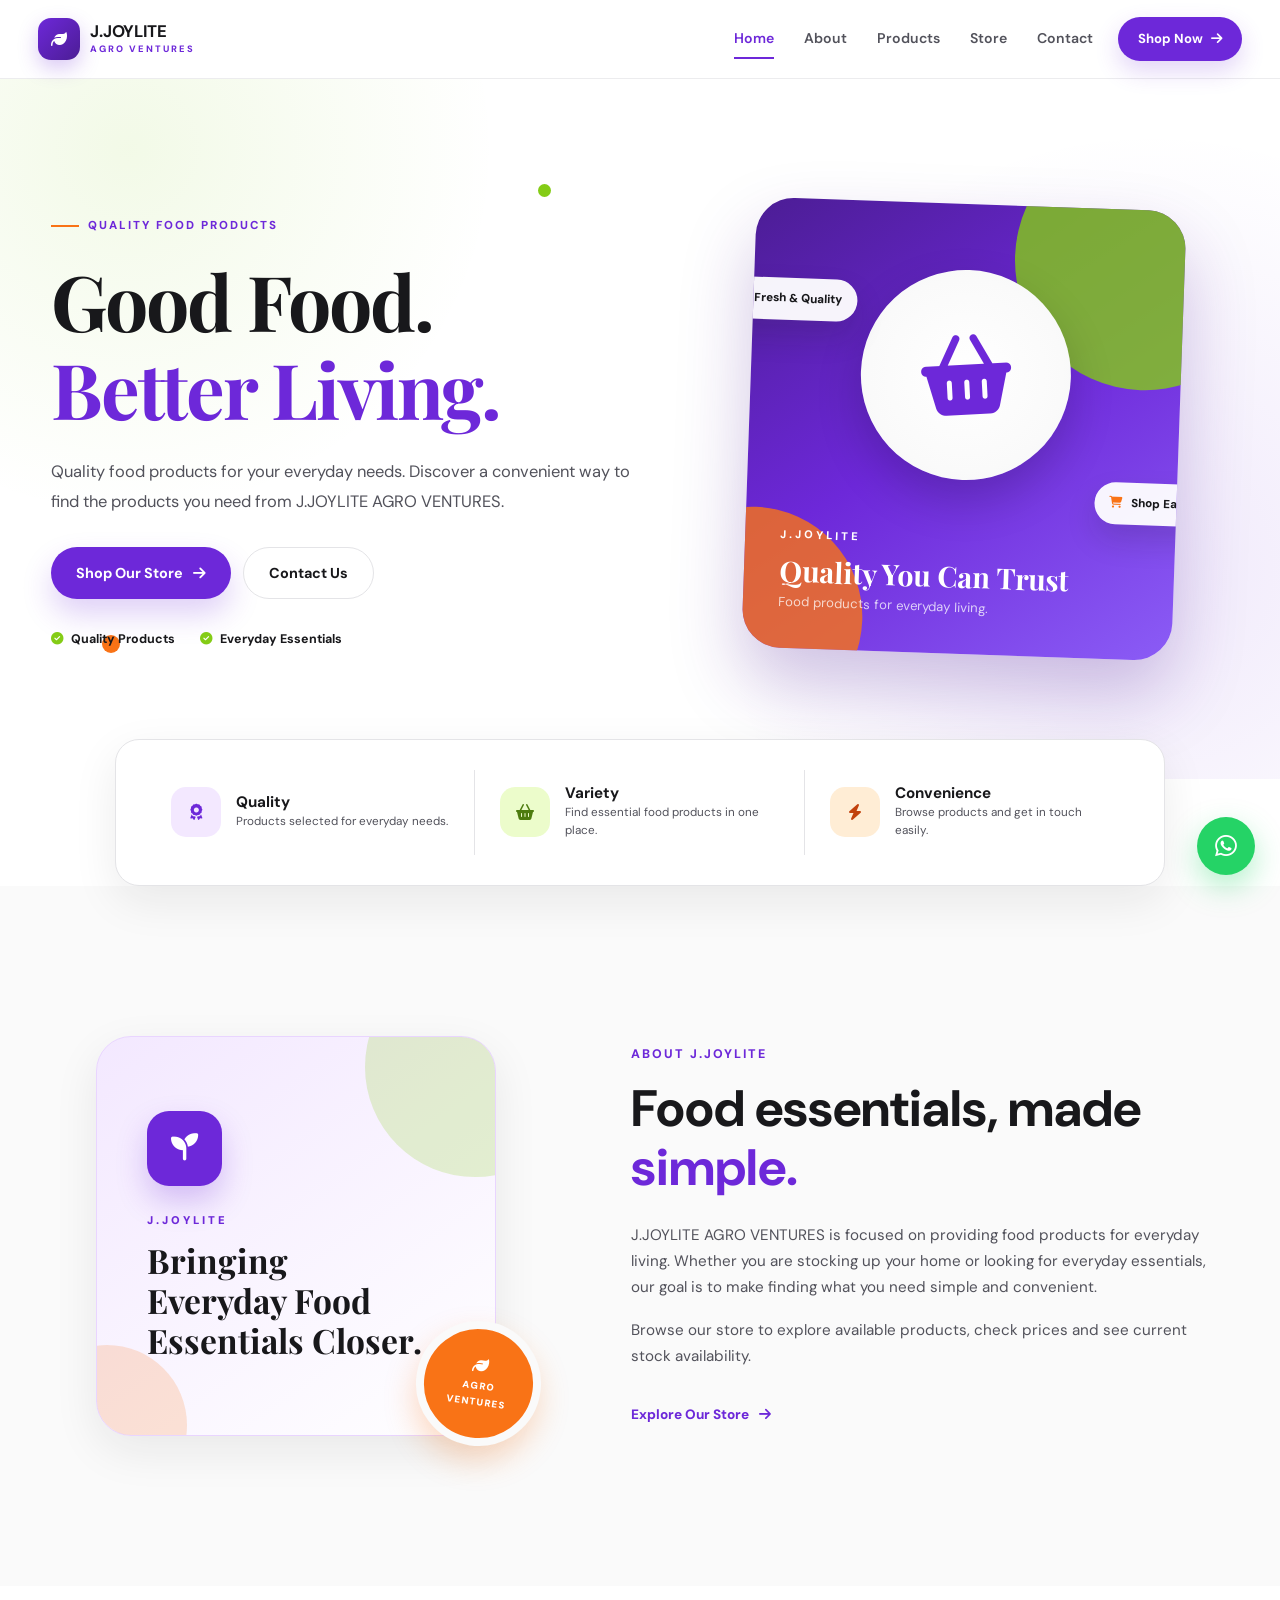
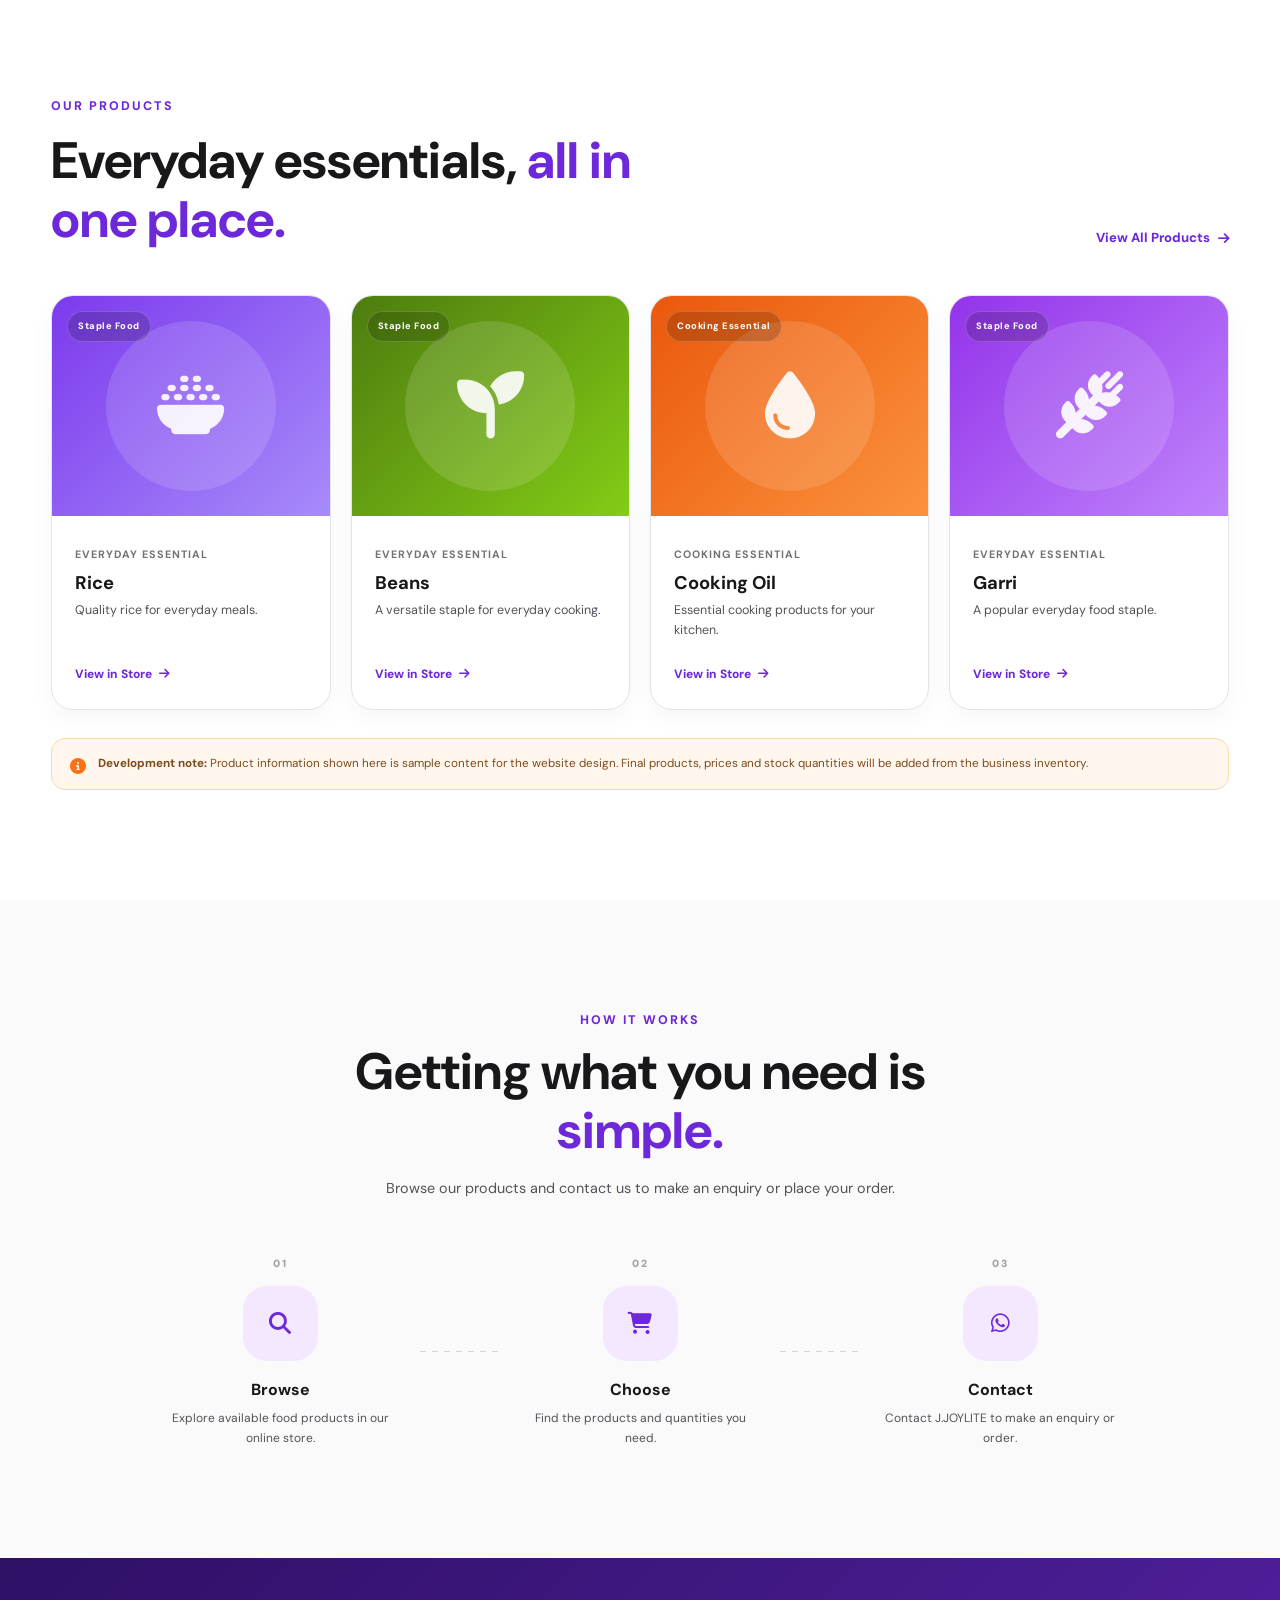
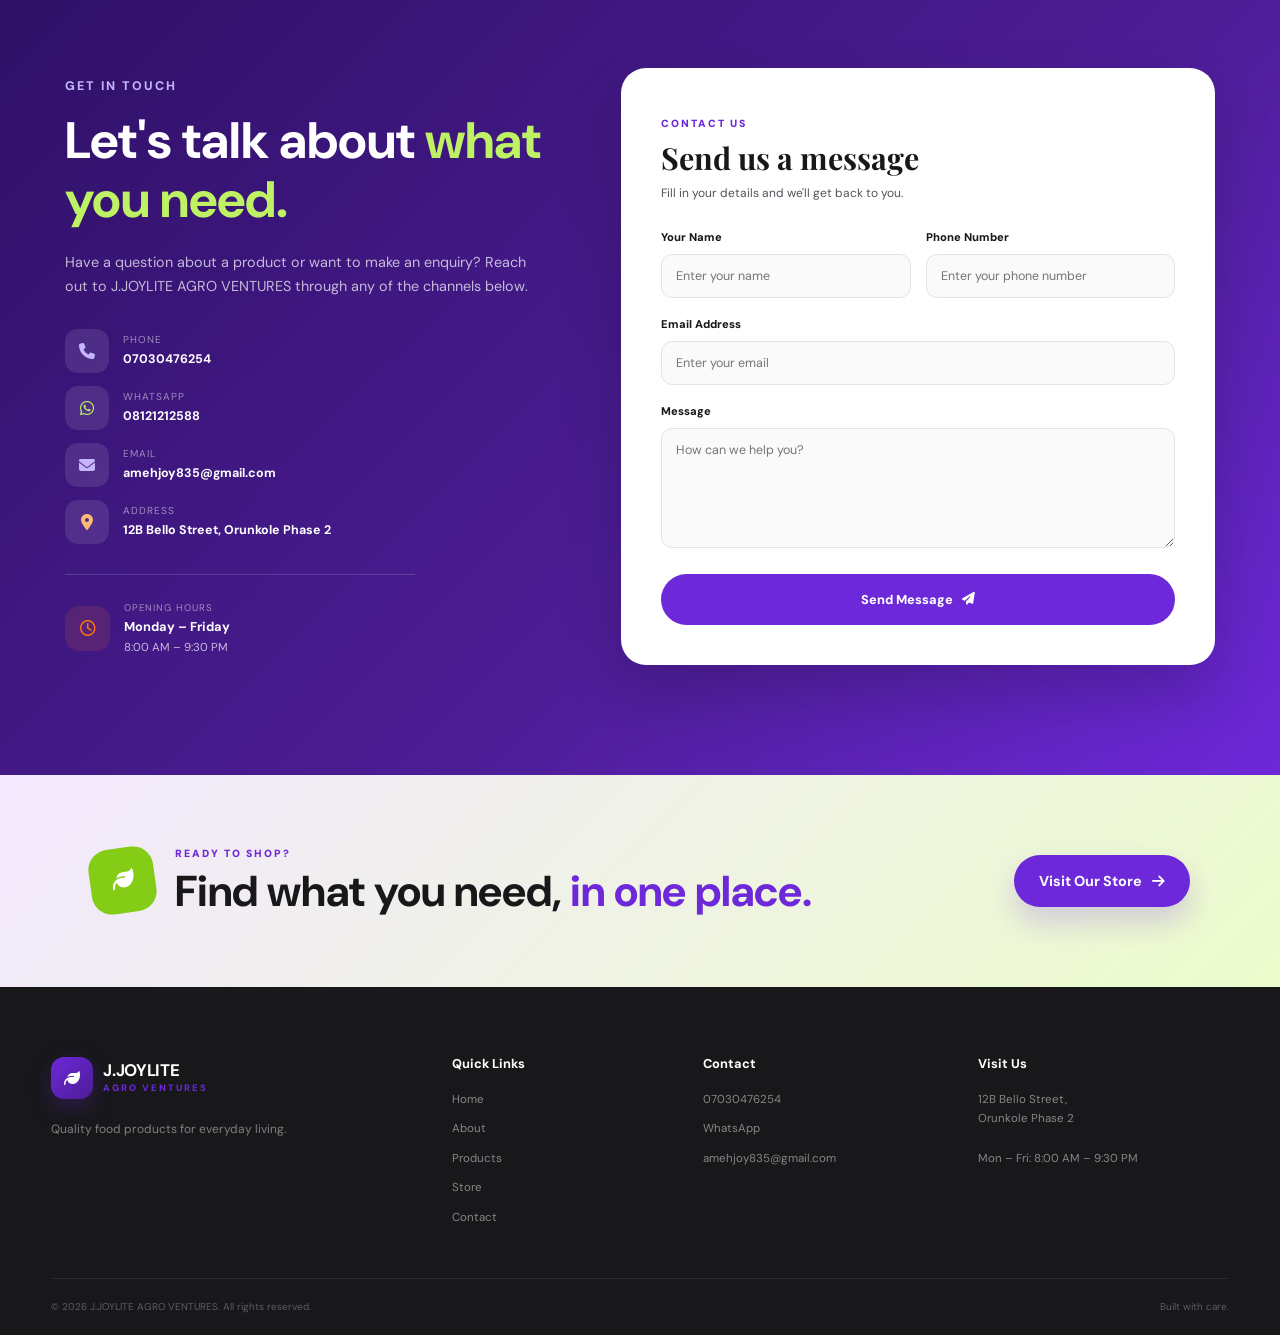
<file: J.JOYLITE Website/index.html>
<!DOCTYPE html>
<html lang="en">
<head>
    <meta charset="UTF-8">
    <meta name="viewport" content="width=device-width, initial-scale=1.0">

    <title>J.JOYLITE AGRO VENTURES | Quality Food Products</title>

    <meta name="description" content="J.JOYLITE AGRO VENTURES provides quality food products for everyday living. Shop our products or contact us today.">

    <link rel="icon" type="image/png" href="./favicon.jpeg">

    <!-- Google Font -->
    <link rel="preconnect" href="https://fonts.googleapis.com">
    <link rel="preconnect" href="https://fonts.gstatic.com" crossorigin>
    <link href="https://fonts.googleapis.com/css2?family=DM+Sans:wght@400;500;600;700&family=Playfair+Display:wght@600;700&display=swap" rel="stylesheet">

    <!-- Font Awesome -->
    <link rel="stylesheet"
        href="https://cdnjs.cloudflare.com/ajax/libs/font-awesome/6.5.1/css/all.min.css">

    <link rel="stylesheet" href="style.css">
</head>

<body>

<!-- =========================
     NAVIGATION
========================= -->

<header class="navbar">
    <div class="nav-container">

        <a href="#home" class="logo">
            <span class="logo-icon">
                <i class="fa-solid fa-leaf"></i>
            </span>

            <span class="logo-text">
                <strong>J.JOYLITE</strong>
                <small>AGRO VENTURES</small>
            </span>
        </a>

        <nav class="nav-links" id="navLinks">
            <a href="#home" class="active">Home</a>
            <a href="#about">About</a>
            <a href="#products">Products</a>
            <a href="store/index.html">Store</a>
            <a href="#contact">Contact</a>
        </nav>

        <a href="store/index.html" class="nav-button">
            Shop Now
            <i class="fa-solid fa-arrow-right"></i>
        </a>

        <button class="menu-toggle" id="menuToggle" aria-label="Open navigation">
            <i class="fa-solid fa-bars"></i>
        </button>

    </div>
</header>


<!-- =========================
     HERO
========================= -->

<main>

<section class="hero" id="home">

    <div class="hero-shape shape-one"></div>
    <div class="hero-shape shape-two"></div>

    <div class="hero-container">

        <div class="hero-content">

            <div class="eyebrow">
                <span></span>
                QUALITY FOOD PRODUCTS
            </div>

            <h1>
                Good Food.
                <span>Better Living.</span>
            </h1>

            <p>
                Quality food products for your everyday needs.
                Discover a convenient way to find the products
                you need from J.JOYLITE AGRO VENTURES.
            </p>

            <div class="hero-buttons">

                <a href="store/index.html" class="btn btn-primary">
                    Shop Our Store
                    <i class="fa-solid fa-arrow-right"></i>
                </a>

                <a href="#contact" class="btn btn-outline">
                    Contact Us
                </a>

            </div>

            <div class="hero-trust">

                <div class="trust-item">
                    <i class="fa-solid fa-circle-check"></i>
                    <span>Quality Products</span>
                </div>

                <div class="trust-item">
                    <i class="fa-solid fa-circle-check"></i>
                    <span>Everyday Essentials</span>
                </div>

            </div>

        </div>


        <div class="hero-visual">

            <div class="visual-card main-card">

                <div class="food-circle">
                    <i class="fa-solid fa-basket-shopping"></i>
                </div>

                <div class="floating-label label-one">
                    <i class="fa-solid fa-leaf"></i>
                    <span>Fresh & Quality</span>
                </div>

                <div class="floating-label label-two">
                    <i class="fa-solid fa-cart-shopping"></i>
                    <span>Shop Easily</span>
                </div>

                <div class="hero-card-content">
                    <span>J.JOYLITE</span>
                    <h3>Quality You Can Trust</h3>
                    <p>Food products for everyday living.</p>
                </div>

            </div>

        </div>

    </div>

</section>


<!-- =========================
     QUICK BENEFITS
========================= -->

<section class="benefits">

    <div class="benefits-container">

        <div class="benefit">

            <div class="benefit-icon purple">
                <i class="fa-solid fa-award"></i>
            </div>

            <div>
                <h3>Quality</h3>
                <p>Products selected for everyday needs.</p>
            </div>

        </div>


        <div class="benefit">

            <div class="benefit-icon green">
                <i class="fa-solid fa-basket-shopping"></i>
            </div>

            <div>
                <h3>Variety</h3>
                <p>Find essential food products in one place.</p>
            </div>

        </div>


        <div class="benefit">

            <div class="benefit-icon orange">
                <i class="fa-solid fa-bolt"></i>
            </div>

            <div>
                <h3>Convenience</h3>
                <p>Browse products and get in touch easily.</p>
            </div>

        </div>

    </div>

</section>


<!-- =========================
     ABOUT
========================= -->

<section class="about section" id="about">

    <div class="section-container">

        <div class="about-visual">

            <div class="about-box">

                <div class="about-icon">
                    <i class="fa-solid fa-seedling"></i>
                </div>

                <span>J.JOYLITE</span>

                <h3>
                    Bringing Everyday
                    Food Essentials Closer.
                </h3>

            </div>

            <div class="experience-badge">
                <i class="fa-solid fa-leaf"></i>
                <span>AGRO<br>VENTURES</span>
            </div>

        </div>


        <div class="about-content">

            <div class="section-tag">
                ABOUT J.JOYLITE
            </div>

            <h2>
                Food essentials,
                made <span>simple.</span>
            </h2>

            <p>
                J.JOYLITE AGRO VENTURES is focused on providing
                food products for everyday living. Whether you are
                stocking up your home or looking for everyday
                essentials, our goal is to make finding what you
                need simple and convenient.
            </p>

            <p>
                Browse our store to explore available products,
                check prices and see current stock availability.
            </p>

            <a href="store/index.html" class="text-link">
                Explore Our Store
                <i class="fa-solid fa-arrow-right"></i>
            </a>

        </div>

    </div>

</section>


<!-- =========================
     FEATURED PRODUCTS
========================= -->

<section class="products section" id="products">

    <div class="section-container">

        <div class="section-heading">

            <div>
                <div class="section-tag">
                    OUR PRODUCTS
                </div>

                <h2>
                    Everyday essentials,
                    <span>all in one place.</span>
                </h2>
            </div>

            <a href="store/index.html" class="view-all">
                View All Products
                <i class="fa-solid fa-arrow-right"></i>
            </a>

        </div>


        <div class="product-grid">

            <!-- DEMO PRODUCT -->
            <article class="product-card">

                <div class="product-image rice">
                    <div class="product-category">
                        Staple Food
                    </div>

                    <i class="fa-solid fa-bowl-rice"></i>
                </div>

                <div class="product-info">

                    <span>Everyday Essential</span>

                    <h3>Rice</h3>

                    <p>
                        Quality rice for everyday meals.
                    </p>

                    <a href="store/index.html" class="product-link">
                        View in Store
                        <i class="fa-solid fa-arrow-right"></i>
                    </a>

                </div>

            </article>


            <!-- DEMO PRODUCT -->
            <article class="product-card">

                <div class="product-image beans">
                    <div class="product-category">
                        Staple Food
                    </div>

                    <i class="fa-solid fa-seedling"></i>
                </div>

                <div class="product-info">

                    <span>Everyday Essential</span>

                    <h3>Beans</h3>

                    <p>
                        A versatile staple for everyday cooking.
                    </p>

                    <a href="store/index.html" class="product-link">
                        View in Store
                        <i class="fa-solid fa-arrow-right"></i>
                    </a>

                </div>

            </article>


            <!-- DEMO PRODUCT -->
            <article class="product-card">

                <div class="product-image oil">
                    <div class="product-category">
                        Cooking Essential
                    </div>

                    <i class="fa-solid fa-droplet"></i>
                </div>

                <div class="product-info">

                    <span>Cooking Essential</span>

                    <h3>Cooking Oil</h3>

                    <p>
                        Essential cooking products for your kitchen.
                    </p>

                    <a href="store/index.html" class="product-link">
                        View in Store
                        <i class="fa-solid fa-arrow-right"></i>
                    </a>

                </div>

            </article>


            <!-- DEMO PRODUCT -->
            <article class="product-card">

                <div class="product-image garri">
                    <div class="product-category">
                        Staple Food
                    </div>

                    <i class="fa-solid fa-wheat-awn"></i>
                </div>

                <div class="product-info">

                    <span>Everyday Essential</span>

                    <h3>Garri</h3>

                    <p>
                        A popular everyday food staple.
                    </p>

                    <a href="store/index.html" class="product-link">
                        View in Store
                        <i class="fa-solid fa-arrow-right"></i>
                    </a>

                </div>

            </article>

        </div>

        <div class="demo-notice">
            <i class="fa-solid fa-circle-info"></i>

            <p>
                <strong>Development note:</strong>
                Product information shown here is sample content for
                the website design. Final products, prices and stock
                quantities will be added from the business inventory.
            </p>

        </div>

    </div>

</section>


<!-- =========================
     HOW IT WORKS
========================= -->

<section class="process section">

    <div class="section-container">

        <div class="center-heading">

            <div class="section-tag">
                HOW IT WORKS
            </div>

            <h2>
                Getting what you need is
                <span>simple.</span>
            </h2>

            <p>
                Browse our products and contact us to make an enquiry
                or place your order.
            </p>

        </div>


        <div class="steps">

            <div class="step">

                <div class="step-number">
                    01
                </div>

                <div class="step-icon">
                    <i class="fa-solid fa-magnifying-glass"></i>
                </div>

                <h3>Browse</h3>

                <p>
                    Explore available food products in our online store.
                </p>

            </div>


            <div class="step-line"></div>


            <div class="step">

                <div class="step-number">
                    02
                </div>

                <div class="step-icon">
                    <i class="fa-solid fa-cart-shopping"></i>
                </div>

                <h3>Choose</h3>

                <p>
                    Find the products and quantities you need.
                </p>

            </div>


            <div class="step-line"></div>


            <div class="step">

                <div class="step-number">
                    03
                </div>

                <div class="step-icon">
                    <i class="fa-brands fa-whatsapp"></i>
                </div>

                <h3>Contact</h3>

                <p>
                    Contact J.JOYLITE to make an enquiry or order.
                </p>

            </div>

        </div>

    </div>

</section>


<!-- =========================
     CONTACT
========================= -->

<section class="contact section" id="contact">

    <div class="section-container">

        <div class="contact-wrapper">

            <div class="contact-info">

                <div class="section-tag">
                    GET IN TOUCH
                </div>

                <h2>
                    Let's talk about
                    <span>what you need.</span>
                </h2>

                <p>
                    Have a question about a product or want to make
                    an enquiry? Reach out to J.JOYLITE AGRO VENTURES
                    through any of the channels below.
                </p>


                <div class="contact-details">

                    <a href="tel:07030476254" class="contact-item">

                        <div class="contact-icon">
                            <i class="fa-solid fa-phone"></i>
                        </div>

                        <div>
                            <span>Phone</span>
                            <strong>07030476254</strong>
                        </div>

                    </a>


                    <a href="https://wa.me/2348121212588?text=Hello%20J.JOYLITE%20AGRO%20VENTURES%2C%20I%20would%20like%20to%20make%20an%20enquiry."
                       target="_blank"
                       class="contact-item">

                        <div class="contact-icon whatsapp">
                            <i class="fa-brands fa-whatsapp"></i>
                        </div>

                        <div>
                            <span>WhatsApp</span>
                            <strong>08121212588</strong>
                        </div>

                    </a>


                    <a href="mailto:amehjoy835@gmail.com" class="contact-item">

                        <div class="contact-icon">
                            <i class="fa-solid fa-envelope"></i>
                        </div>

                        <div>
                            <span>Email</span>
                            <strong>amehjoy835@gmail.com</strong>
                        </div>

                    </a>


                    <div class="contact-item">

                        <div class="contact-icon orange-icon">
                            <i class="fa-solid fa-location-dot"></i>
                        </div>

                        <div>
                            <span>Address</span>
                            <strong>12B Bello Street, Orunkole Phase 2</strong>
                        </div>

                    </div>

                </div>


                <div class="opening-hours">

                    <div class="hours-icon">
                        <i class="fa-regular fa-clock"></i>
                    </div>

                    <div>
                        <span>Opening Hours</span>

                        <strong>
                            Monday – Friday
                        </strong>

                        <p>
                            8:00 AM – 9:30 PM
                        </p>
                    </div>

                </div>

            </div>


            <!-- CONTACT FORM -->

            <div class="contact-form-card">

                <div class="form-header">

                    <span class="form-badge">
                        CONTACT US
                    </span>

                    <h3>
                        Send us a message
                    </h3>

                    <p>
                        Fill in your details and we'll get back to you.
                    </p>

                </div>


                <form id="contactForm">

                    <div class="form-row">

                        <div class="form-group">

                            <label for="name">
                                Your Name
                            </label>

                            <input
                                type="text"
                                id="name"
                                name="name"
                                placeholder="Enter your name"
                                required
                            >

                        </div>


                        <div class="form-group">

                            <label for="phone">
                                Phone Number
                            </label>

                            <input
                                type="tel"
                                id="phone"
                                name="phone"
                                placeholder="Enter your phone number"
                                required
                            >

                        </div>

                    </div>


                    <div class="form-group">

                        <label for="email">
                            Email Address
                        </label>

                        <input
                            type="email"
                            id="email"
                            name="email"
                            placeholder="Enter your email"
                            required
                        >

                    </div>


                    <div class="form-group">

                        <label for="message">
                            Message
                        </label>

                        <textarea
                            id="message"
                            name="message"
                            rows="5"
                            placeholder="How can we help you?"
                            required
                        ></textarea>

                    </div>


                    <button type="submit" class="submit-btn">

                        Send Message

                        <i class="fa-solid fa-paper-plane"></i>

                    </button>

                    <div id="formMessage" class="form-message"></div>

                </form>

            </div>

        </div>

    </div>

</section>


<!-- =========================
     FINAL CTA
========================= -->

<section class="cta">

    <div class="cta-container">

        <div class="cta-content">

            <div class="cta-leaf">
                <i class="fa-solid fa-leaf"></i>
            </div>

            <div>

                <span>
                    READY TO SHOP?
                </span>

                <h2>
                    Find what you need,
                    <strong>in one place.</strong>
                </h2>

            </div>

        </div>


        <a href="store/index.html" class="btn cta-button">

            Visit Our Store

            <i class="fa-solid fa-arrow-right"></i>

        </a>

    </div>

</section>

</main>


<!-- =========================
     FOOTER
========================= -->

<footer class="footer">

    <div class="footer-container">

        <div class="footer-brand">

            <a href="#home" class="logo footer-logo">

                <span class="logo-icon">
                    <i class="fa-solid fa-leaf"></i>
                </span>

                <span class="logo-text">
                    <strong>J.JOYLITE</strong>
                    <small>AGRO VENTURES</small>
                </span>

            </a>

            <p>
                Quality food products for everyday living.
            </p>

        </div>


        <div class="footer-column">

            <h4>Quick Links</h4>

            <a href="#home">Home</a>
            <a href="#about">About</a>
            <a href="#products">Products</a>
            <a href="store/index.html">Store</a>
            <a href="#contact">Contact</a>

        </div>


        <div class="footer-column">

            <h4>Contact</h4>

            <a href="tel:07030476254">
                07030476254
            </a>

            <a href="https://wa.me/2348121212588" target="_blank">
                WhatsApp
            </a>

            <a href="mailto:amehjoy835@gmail.com">
                amehjoy835@gmail.com
            </a>

        </div>


        <div class="footer-column">

            <h4>Visit Us</h4>

            <p>
                12B Bello Street,<br>
                Orunkole Phase 2
            </p>

            <p class="footer-hours">
                Mon – Fri: 8:00 AM – 9:30 PM
            </p>

        </div>

    </div>


    <div class="footer-bottom">

        <p>
            © <span id="year"></span>
            J.JOYLITE AGRO VENTURES.
            All rights reserved.
        </p>

        <p>
            Built with care.
        </p>

    </div>

</footer>


<!-- =========================
     WHATSAPP FLOAT BUTTON
========================= -->

<a
    href="https://wa.me/2348121212588?text=Hello%20J.JOYLITE%20AGRO%20VENTURES%2C%20I%20would%20like%20to%20make%20an%20enquiry."
    target="_blank"
    class="whatsapp-float"
    aria-label="Chat with us on WhatsApp">

    <i class="fa-brands fa-whatsapp"></i>

</a>


<script src="script.js"></script>

</body>
</html>
</file>
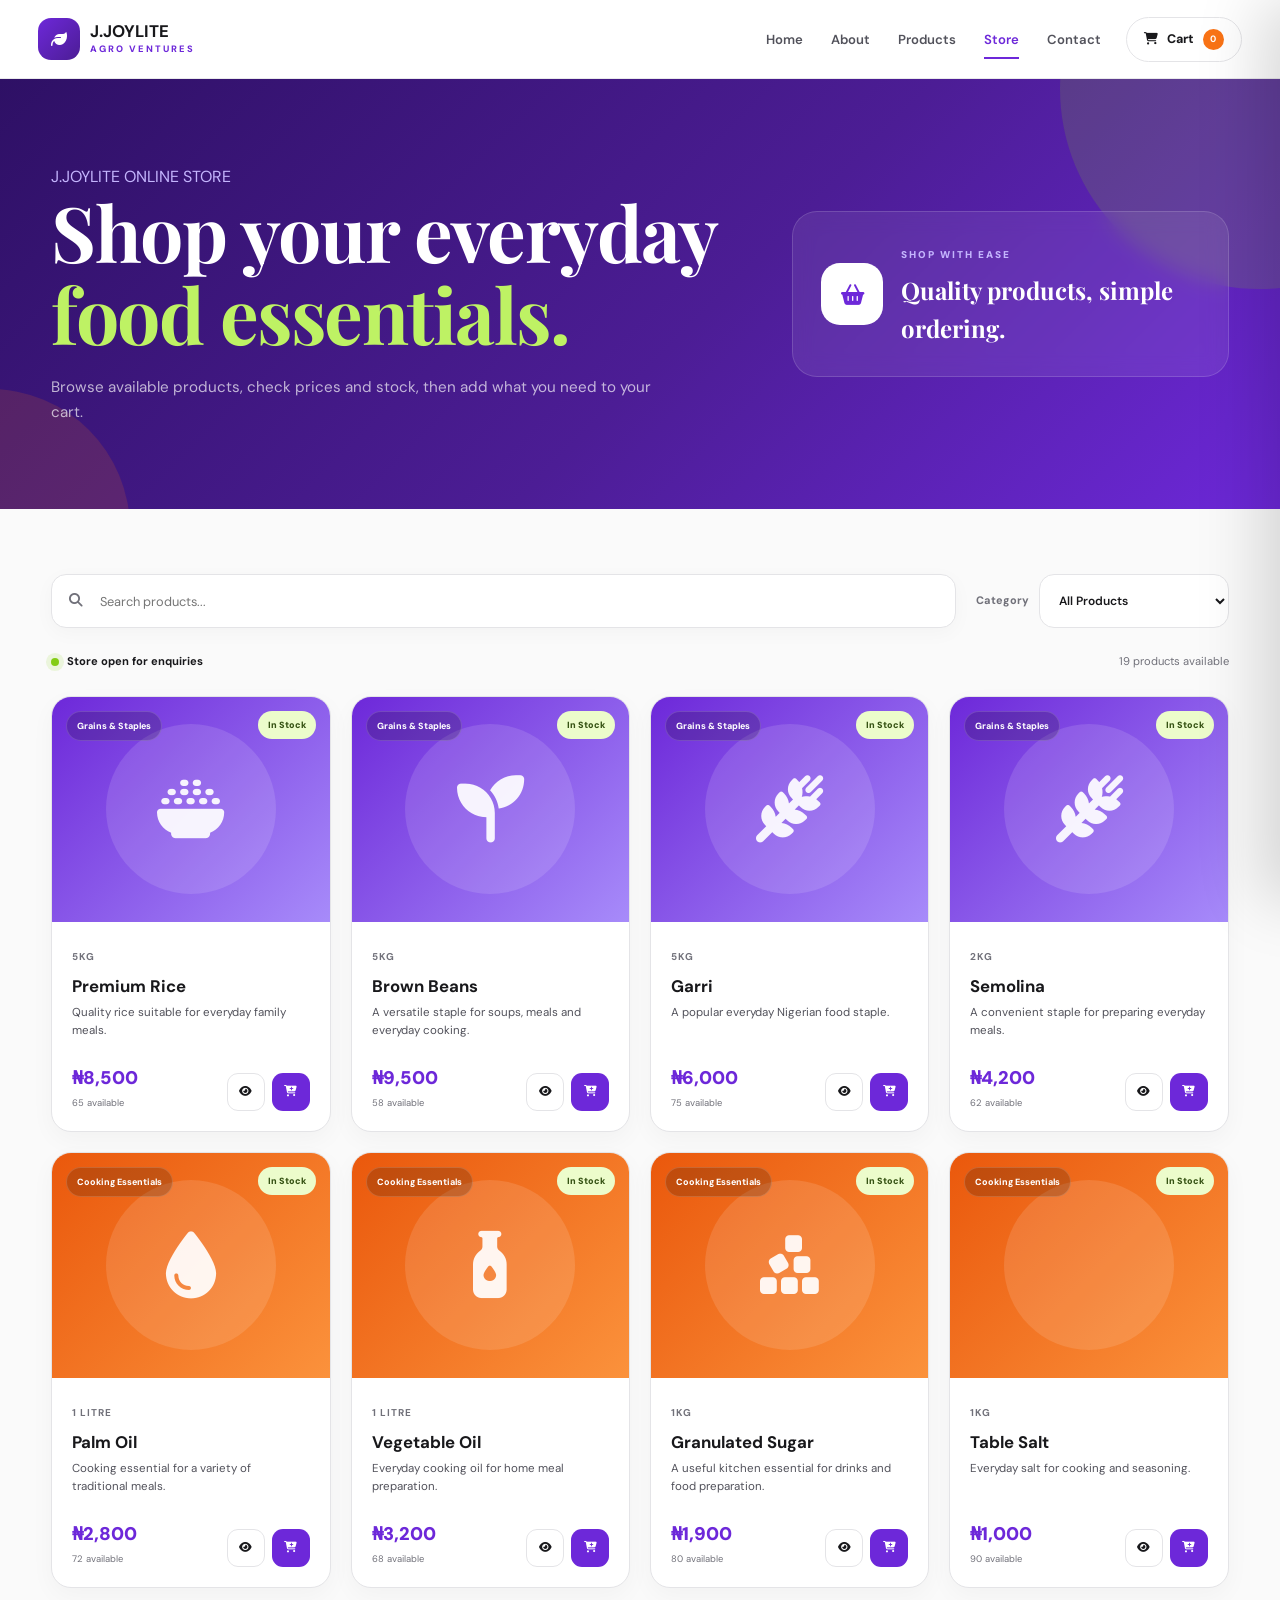
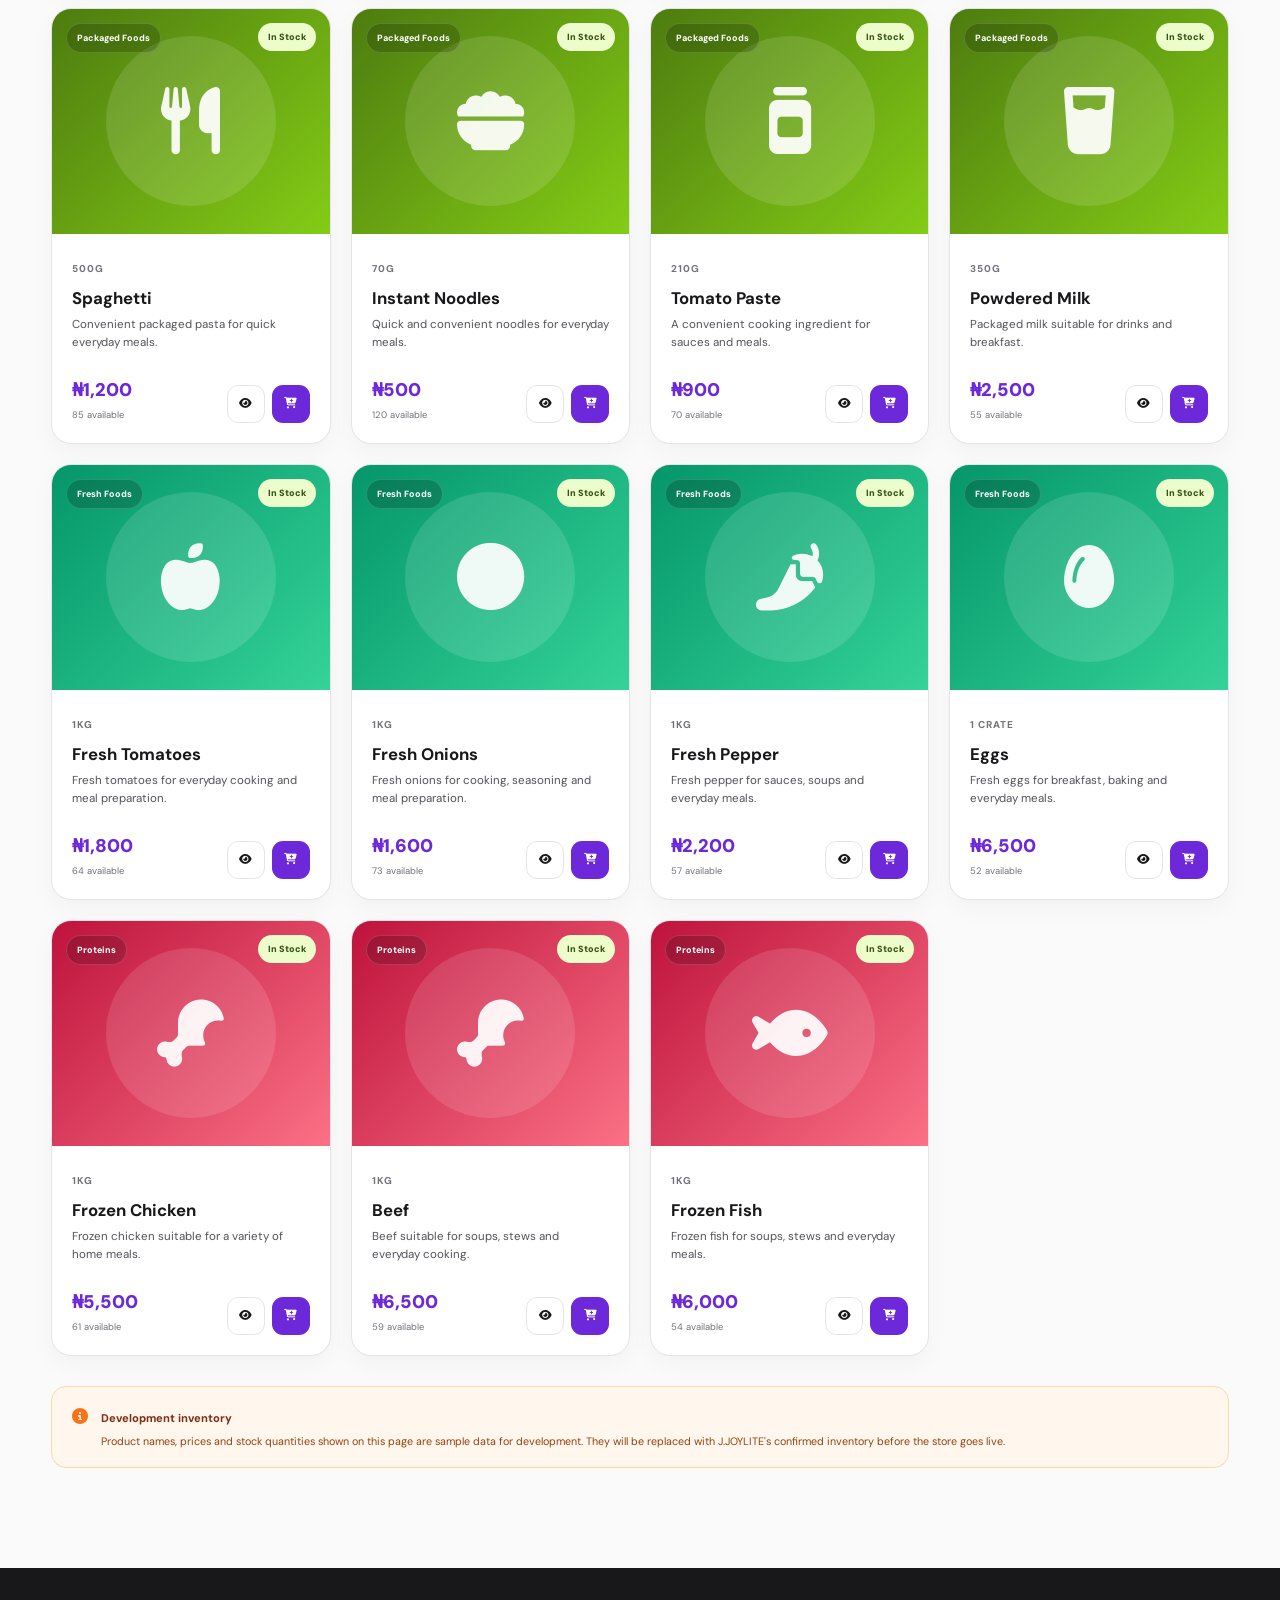
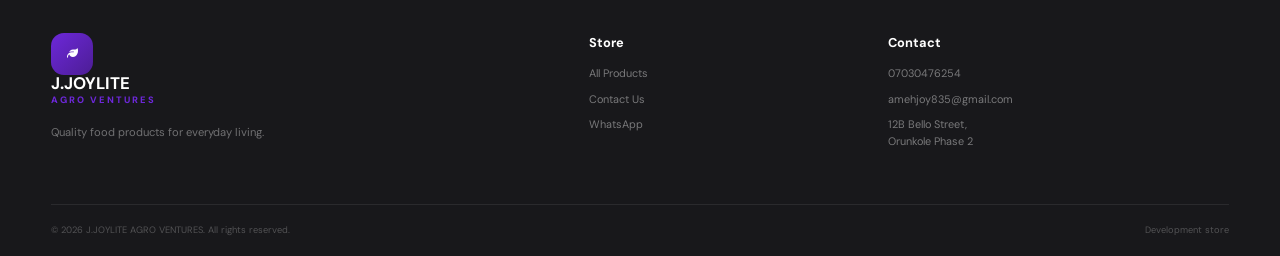
<file: J.JOYLITE Website/store/index.html>
<!DOCTYPE html>
<html lang="en">

<head>
    <meta charset="UTF-8">
    <meta name="viewport" content="width=device-width, initial-scale=1.0">

    <title>Store | J.JOYLITE AGRO VENTURES</title>

    <meta
        name="description"
        content="Shop food products and everyday essentials from J.JOYLITE AGRO VENTURES."
    >

    <link rel="icon" type="image/png" href="../favicon.png">

    <!-- Fonts -->
    <link rel="preconnect" href="https://fonts.googleapis.com">
    <link rel="preconnect" href="https://fonts.gstatic.com" crossorigin>

    <link
        href="https://fonts.googleapis.com/css2?family=DM+Sans:wght@400;500;600;700;800&family=Playfair+Display:wght@600;700&display=swap"
        rel="stylesheet"
    >

    <!-- Font Awesome -->
    <link
        rel="stylesheet"
        href="https://cdnjs.cloudflare.com/ajax/libs/font-awesome/6.5.1/css/all.min.css"
    >

    <link rel="stylesheet" href="store.css">
</head>


<body>

<!-- =========================================
     NAVBAR
========================================= -->

<header class="store-navbar">

    <div class="nav-container">

        <a href="../index.html" class="logo">

            <span class="logo-icon">
                <i class="fa-solid fa-leaf"></i>
            </span>

            <span class="logo-text">
                <strong>J.JOYLITE</strong>
                <small>AGRO VENTURES</small>
            </span>

        </a>


        <nav class="nav-links">

            <a href="../index.html">
                Home
            </a>

            <a href="../index.html#about">
                About
            </a>

            <a href="../index.html#products">
                Products
            </a>

            <a href="index.html" class="active">
                Store
            </a>

            <a href="../index.html#contact">
                Contact
            </a>

        </nav>


        <button
            class="cart-button"
            id="cartButton"
            aria-label="Open shopping cart"
        >

            <i class="fa-solid fa-cart-shopping"></i>

            <span>
                Cart
            </span>

            <b id="cartCount">
                0
            </b>

        </button>


        <button
            class="mobile-menu"
            id="mobileMenu"
            aria-label="Open menu"
        >
            <i class="fa-solid fa-bars"></i>
        </button>

    </div>

</header>


<!-- =========================================
     MOBILE NAV
========================================= -->

<div class="mobile-nav" id="mobileNav">

    <a href="../index.html">
        Home
    </a>

    <a href="../index.html#about">
        About
    </a>

    <a href="../index.html#products">
        Products
    </a>

    <a href="index.html">
        Store
    </a>

    <a href="../index.html#contact">
        Contact
    </a>

</div>


<!-- =========================================
     STORE HERO
========================================= -->

<section class="store-hero">

    <div class="hero-decoration hero-decoration-one"></div>
    <div class="hero-decoration hero-decoration-two"></div>

    <div class="store-container">

        <div class="store-hero-content">

            <div class="section-tag">
                J.JOYLITE ONLINE STORE
            </div>

            <h1>
                Shop your everyday
                <span>food essentials.</span>
            </h1>

            <p>
                Browse available products, check prices and stock,
                then add what you need to your cart.
            </p>

        </div>


        <div class="store-hero-card">

            <div class="hero-card-icon">
                <i class="fa-solid fa-basket-shopping"></i>
            </div>

            <div>
                <span>SHOP WITH EASE</span>

                <h3>
                    Quality products,
                    simple ordering.
                </h3>
            </div>

        </div>

    </div>

</section>


<!-- =========================================
     STORE MAIN
========================================= -->

<main class="store-main">

    <div class="store-container">


        <!-- =================================
             TOOLBAR
        ================================== -->

        <div class="store-toolbar">

            <div class="search-box">

                <i class="fa-solid fa-magnifying-glass"></i>

                <input
                    type="search"
                    id="searchInput"
                    placeholder="Search products..."
                >

            </div>


            <div class="category-wrapper">

                <label for="categoryFilter">
                    Category
                </label>

                <select id="categoryFilter">

                    <option value="all">
                        All Products
                    </option>

                    <option value="grains">
                        Grains & Staples
                    </option>

                    <option value="cooking">
                        Cooking Essentials
                    </option>

                    <option value="packaged">
                        Packaged Foods
                    </option>

                    <option value="fresh">
                        Fresh Foods
                    </option>

                    <option value="protein">
                        Proteins
                    </option>

                </select>

            </div>

        </div>


        <!-- =================================
             STORE INFO
        ================================== -->

        <div class="store-status">

            <div>

                <span class="status-dot"></span>

                <strong>
                    Store open for enquiries
                </strong>

            </div>

            <p id="productCount">
                Showing products
            </p>

        </div>


        <!-- =================================
             PRODUCTS
        ================================== -->

        <section class="products-section">

            <div
                class="product-grid"
                id="productGrid"
            >
                <!-- Products generated by JavaScript -->
            </div>


            <div
                class="empty-state"
                id="emptyState"
            >

                <div class="empty-icon">
                    <i class="fa-solid fa-box-open"></i>
                </div>

                <h3>
                    No products found
                </h3>

                <p>
                    Try another search term or category.
                </p>

                <button
                    id="clearFilters"
                    class="clear-button"
                >
                    Clear Filters
                </button>

            </div>

        </section>


        <!-- =================================
             DEMO NOTICE
        ================================== -->

        <div class="inventory-notice">

            <i class="fa-solid fa-circle-info"></i>

            <div>

                <strong>
                    Development inventory
                </strong>

                <p>
                    Product names, prices and stock quantities shown
                    on this page are sample data for development.
                    They will be replaced with J.JOYLITE's confirmed
                    inventory before the store goes live.
                </p>

            </div>

        </div>

    </div>

</main>


<!-- =========================================
     CART SIDEBAR
========================================= -->

<div class="cart-overlay" id="cartOverlay"></div>


<aside class="cart-sidebar" id="cartSidebar">

    <div class="cart-header">

        <div>

            <span>
                YOUR ORDER
            </span>

            <h2>
                Shopping Cart
            </h2>

        </div>

        <button
            id="closeCart"
            class="close-cart"
            aria-label="Close cart"
        >
            <i class="fa-solid fa-xmark"></i>
        </button>

    </div>


    <div
        class="cart-items"
        id="cartItems"
    >
        <!-- Cart items generated by JavaScript -->
    </div>


    <div
        class="empty-cart"
        id="emptyCart"
    >

        <div class="empty-cart-icon">
            <i class="fa-solid fa-cart-shopping"></i>
        </div>

        <h3>
            Your cart is empty
        </h3>

        <p>
            Add products to your cart to start an order.
        </p>

    </div>


    <div class="cart-footer">

        <div class="cart-total">

            <span>
                Estimated Total
            </span>

            <strong id="cartTotal">
                ₦0
            </strong>

        </div>


        <button
            class="whatsapp-order"
            id="whatsappOrder"
        >

            <i class="fa-brands fa-whatsapp"></i>

            Order via WhatsApp

        </button>


        <p class="order-note">
            Final availability and total will be confirmed
            by J.JOYLITE AGRO VENTURES.
        </p>

    </div>

</aside>


<!-- =========================================
     PRODUCT MODAL
========================================= -->

<div class="product-modal-overlay" id="productModal">

    <div class="product-modal">

        <button
            class="modal-close"
            id="modalClose"
            aria-label="Close product"
        >
            <i class="fa-solid fa-xmark"></i>
        </button>


        <div class="modal-image" id="modalImage">

            <i id="modalIcon"></i>

        </div>


        <div class="modal-content">

            <span
                class="modal-category"
                id="modalCategory"
            >
            </span>

            <h2 id="modalName">
            </h2>

            <p id="modalDescription">
            </p>


            <div class="modal-price" id="modalPrice">
            </div>


            <div class="modal-stock" id="modalStock">
            </div>


            <div class="modal-actions">

                <div class="quantity-control">

                    <button id="modalMinus">
                        −
                    </button>

                    <span id="modalQuantity">
                        1
                    </span>

                    <button id="modalPlus">
                        +
                    </button>

                </div>


                <button
                    class="add-modal-cart"
                    id="modalAddCart"
                >

                    <i class="fa-solid fa-cart-plus"></i>

                    Add to Cart

                </button>

            </div>

        </div>

    </div>

</div>


<!-- =========================================
     FOOTER
========================================= -->

<footer class="store-footer">

    <div class="footer-container">

        <div>

            <a href="../index.html" class="logo footer-logo">

                <span class="logo-icon">
                    <i class="fa-solid fa-leaf"></i>
                </span>

                <span class="logo-text">
                    <strong>J.JOYLITE</strong>
                    <small>AGRO VENTURES</small>
                </span>

            </a>

            <p>
                Quality food products for everyday living.
            </p>

        </div>


        <div>

            <h4>
                Store
            </h4>

            <a href="index.html">
                All Products
            </a>

            <a href="../index.html#contact">
                Contact Us
            </a>

            <a href="https://wa.me/2348121212588" target="_blank">
                WhatsApp
            </a>

        </div>


        <div>

            <h4>
                Contact
            </h4>

            <a href="tel:07030476254">
                07030476254
            </a>

            <a href="mailto:amehjoy835@gmail.com">
                amehjoy835@gmail.com
            </a>

            <p>
                12B Bello Street,<br>
                Orunkole Phase 2
            </p>

        </div>

    </div>


    <div class="footer-bottom">

        <p>
            © <span id="year"></span>
            J.JOYLITE AGRO VENTURES.
            All rights reserved.
        </p>

        <p>
            Development store
        </p>

    </div>

</footer>


<script src="store.js"></script>

</body>
</html>
</file>
<file: J.JOYLITE Website/style.css>
/* =========================================
   J.JOYLITE AGRO VENTURES
   MAIN WEBSITE STYLES
========================================= */

:root {
    --purple: #6d28d9;
    --purple-dark: #4c1d95;
    --purple-light: #f3e8ff;

    --lime: #84cc16;
    --lime-dark: #4d7c0f;
    --lime-light: #ecfccb;

    --orange: #f97316;
    --orange-dark: #c2410c;
    --orange-light: #ffedd5;

    --dark: #18181b;
    --dark-soft: #27272a;
    --text: #52525b;
    --muted: #71717a;

    --white: #ffffff;
    --light: #fafafa;
    --border: #e4e4e7;

    --radius: 20px;
    --shadow: 0 15px 45px rgba(24, 24, 27, 0.08);

    --font-main: "DM Sans", sans-serif;
    --font-display: "Playfair Display", serif;
}


/* =========================================
   RESET
========================================= */

* {
    margin: 0;
    padding: 0;
    box-sizing: border-box;
}

html {
    scroll-behavior: smooth;
}

body {
    font-family: var(--font-main);
    color: var(--text);
    background: var(--white);
    line-height: 1.7;
    overflow-x: hidden;
}

img {
    max-width: 100%;
    display: block;
}

a {
    text-decoration: none;
    color: inherit;
}

button,
input,
textarea {
    font-family: inherit;
}

button {
    cursor: pointer;
}

ul {
    list-style: none;
}


/* =========================================
   GLOBAL
========================================= */

.section {
    padding: 110px 0;
}

.section-container {
    width: min(1180px, 92%);
    margin: 0 auto;
}

.section-tag {
    color: var(--purple);
    font-size: 0.78rem;
    font-weight: 800;
    letter-spacing: 2px;
    margin-bottom: 15px;
}

h1,
h2,
h3,
h4 {
    color: var(--dark);
    line-height: 1.15;
}

h2 {
    font-size: clamp(2.1rem, 4vw, 3.5rem);
    font-weight: 700;
}

h2 span {
    color: var(--purple);
}

p {
    color: var(--text);
}

.btn {
    display: inline-flex;
    align-items: center;
    justify-content: center;
    gap: 10px;

    min-height: 52px;
    padding: 0 25px;

    border-radius: 100px;

    font-size: 0.9rem;
    font-weight: 700;

    transition:
        transform 0.25s ease,
        box-shadow 0.25s ease,
        background 0.25s ease;
}

.btn:hover {
    transform: translateY(-3px);
}


/* =========================================
   NAVBAR
========================================= */

.navbar {
    position: sticky;
    top: 0;
    z-index: 1000;

    background: rgba(255, 255, 255, 0.94);

    backdrop-filter: blur(18px);

    border-bottom: 1px solid rgba(228, 228, 231, 0.7);
}

.nav-container {
    width: min(1240px, 94%);
    height: 78px;
    margin: 0 auto;

    display: flex;
    align-items: center;
    justify-content: space-between;

    gap: 25px;
}


/* Logo */

.logo {
    display: flex;
    align-items: center;
    gap: 10px;

    flex-shrink: 0;
}

.logo-icon {
    width: 42px;
    height: 42px;

    display: grid;
    place-items: center;

    border-radius: 13px;

    color: var(--white);

    background:
        linear-gradient(135deg,
            var(--purple),
            var(--purple-dark));

    box-shadow: 0 8px 20px rgba(109, 40, 217, 0.25);
}

.logo-icon i {
    font-size: 1rem;
}

.logo-text {
    display: flex;
    flex-direction: column;
    line-height: 1;
}

.logo-text strong {
    color: var(--dark);
    font-size: 1.05rem;
    letter-spacing: -0.3px;
}

.logo-text small {
    margin-top: 5px;
    color: var(--purple);
    font-size: 0.58rem;
    font-weight: 800;
    letter-spacing: 2px;
}


/* Navigation */

.nav-links {
    display: flex;
    align-items: center;
    gap: 30px;
    margin-left: auto;
}

.nav-links a {
    position: relative;

    color: #52525b;

    font-size: 0.88rem;
    font-weight: 600;

    transition: color 0.2s ease;
}

.nav-links a::after {
    content: "";

    position: absolute;
    left: 0;
    bottom: -8px;

    width: 0;
    height: 2px;

    background: var(--purple);

    transition: width 0.25s ease;
}

.nav-links a:hover,
.nav-links a.active {
    color: var(--purple);
}

.nav-links a:hover::after,
.nav-links a.active::after {
    width: 100%;
}

.nav-button {
    display: inline-flex;
    align-items: center;
    gap: 8px;

    padding: 11px 20px;

    color: var(--white);

    background: var(--purple);

    border-radius: 100px;

    font-size: 0.82rem;
    font-weight: 700;

    box-shadow: 0 10px 25px rgba(109, 40, 217, 0.2);

    transition:
        transform 0.2s ease,
        background 0.2s ease;
}

.nav-button:hover {
    background: var(--purple-dark);
    transform: translateY(-2px);
}

.menu-toggle {
    display: none;

    width: 43px;
    height: 43px;

    border: 0;

    border-radius: 12px;

    color: var(--dark);
    background: #f4f4f5;

    font-size: 1rem;
}


/* =========================================
   HERO
========================================= */

.hero {
    position: relative;
    min-height: 700px;

    display: flex;
    align-items: center;

    overflow: hidden;

    background:
        radial-gradient(
            circle at 10% 10%,
            rgba(132, 204, 22, 0.10),
            transparent 28%
        ),
        radial-gradient(
            circle at 90% 70%,
            rgba(109, 40, 217, 0.10),
            transparent 35%
        ),
        #fff;
}

.hero-container {
    position: relative;
    z-index: 2;

    width: min(1180px, 92%);
    margin: 0 auto;

    display: grid;
    grid-template-columns: 1fr 0.9fr;
    align-items: center;

    gap: 60px;

    padding: 80px 0;
}

.eyebrow {
    display: inline-flex;
    align-items: center;
    gap: 9px;

    margin-bottom: 20px;

    color: var(--purple);

    font-size: 0.72rem;
    font-weight: 800;

    letter-spacing: 2px;
}

.eyebrow span {
    width: 28px;
    height: 2px;
    background: var(--orange);
}

.hero-content h1 {
    max-width: 700px;

    font-family: var(--font-display);

    font-size: clamp(3.3rem, 6vw, 6rem);

    letter-spacing: -2px;

    margin-bottom: 25px;
}

.hero-content h1 span {
    display: block;
    color: var(--purple);
}

.hero-content > p {
    max-width: 580px;

    font-size: 1.03rem;

    line-height: 1.8;

    margin-bottom: 30px;
}

.hero-buttons {
    display: flex;
    flex-wrap: wrap;
    gap: 12px;
}

.btn-primary {
    color: var(--white);
    background: var(--purple);

    box-shadow:
        0 15px 30px rgba(109, 40, 217, 0.22);
}

.btn-primary:hover {
    background: var(--purple-dark);
}

.btn-outline {
    color: var(--dark);

    background: var(--white);

    border: 1px solid var(--border);
}

.btn-outline:hover {
    border-color: var(--purple);
    color: var(--purple);
}

.hero-trust {
    display: flex;
    flex-wrap: wrap;
    gap: 25px;

    margin-top: 30px;
}

.trust-item {
    display: flex;
    align-items: center;
    gap: 8px;

    color: var(--dark);

    font-size: 0.78rem;
    font-weight: 700;
}

.trust-item i {
    color: var(--lime);
}


/* Hero Visual */

.hero-visual {
    min-height: 500px;

    display: flex;
    align-items: center;
    justify-content: center;

    position: relative;
}

.main-card {
    position: relative;

    width: min(430px, 90vw);
    height: 450px;

    border-radius: 38px;

    overflow: hidden;

    background:
        linear-gradient(
            145deg,
            var(--purple-dark) 0%,
            var(--purple) 48%,
            #8b5cf6 100%
        );

    box-shadow:
        0 35px 70px rgba(76, 29, 149, 0.25);

    transform: rotate(2deg);

    transition: transform 0.5s ease;
}

.main-card:hover {
    transform: rotate(0deg) translateY(-5px);
}

.main-card::before {
    content: "";

    position: absolute;

    width: 260px;
    height: 260px;

    border-radius: 50%;

    right: -90px;
    top: -80px;

    background: rgba(132, 204, 22, 0.8);
}

.main-card::after {
    content: "";

    position: absolute;

    width: 220px;
    height: 220px;

    border-radius: 50%;

    left: -100px;
    bottom: -80px;

    background: rgba(249, 115, 22, 0.8);
}

.food-circle {
    position: absolute;
    z-index: 2;

    width: 210px;
    height: 210px;

    left: 50%;
    top: 38%;

    transform: translate(-50%, -50%);

    display: grid;
    place-items: center;

    border-radius: 50%;

    color: var(--purple);

    background:
        radial-gradient(
            circle,
            #ffffff 0%,
            #fafafa 65%,
            #f3f4f6 100%
        );

    box-shadow:
        0 20px 45px rgba(0, 0, 0, 0.18);

    font-size: 5rem;
}

.food-circle i {
    transform: rotate(-5deg);
}

.hero-card-content {
    position: absolute;
    z-index: 4;

    left: 35px;
    bottom: 35px;

    color: white;
}

.hero-card-content span {
    font-size: 0.7rem;
    font-weight: 800;
    letter-spacing: 3px;
}

.hero-card-content h3 {
    margin: 7px 0 4px;

    color: white;

    font-family: var(--font-display);

    font-size: 1.8rem;
}

.hero-card-content p {
    color: rgba(255, 255, 255, 0.75);

    font-size: 0.82rem;
}


/* Floating Labels */

.floating-label {
    position: absolute;
    z-index: 5;

    display: flex;
    align-items: center;
    gap: 9px;

    padding: 11px 15px;

    color: var(--dark);

    background: rgba(255, 255, 255, 0.95);

    border-radius: 100px;

    box-shadow:
        0 15px 30px rgba(24, 24, 27, 0.15);

    font-size: 0.73rem;
    font-weight: 800;

    animation: float 4s ease-in-out infinite;
}

.floating-label i {
    color: var(--lime-dark);
}

.label-one {
    top: 80px;
    left: -35px;
}

.label-two {
    right: -35px;
    bottom: 135px;

    animation-delay: 1.5s;
}

.label-two i {
    color: var(--orange);
}

@keyframes float {
    0%,
    100% {
        transform: translateY(0);
    }

    50% {
        transform: translateY(-9px);
    }
}


/* Decorative shapes */

.hero-shape {
    position: absolute;

    border-radius: 50%;

    pointer-events: none;
}

.shape-one {
    width: 18px;
    height: 18px;

    background: var(--orange);

    left: 8%;
    bottom: 18%;
}

.shape-two {
    width: 13px;
    height: 13px;

    background: var(--lime);

    left: 42%;
    top: 15%;
}


/* =========================================
   BENEFITS
========================================= */

.benefits {
    position: relative;
    z-index: 10;

    margin-top: -40px;
}

.benefits-container {
    width: min(1050px, 90%);
    margin: 0 auto;

    display: grid;
    grid-template-columns: repeat(3, 1fr);

    padding: 30px;

    background: var(--white);

    border: 1px solid var(--border);

    border-radius: 24px;

    box-shadow: var(--shadow);
}

.benefit {
    display: flex;
    align-items: center;

    gap: 15px;

    padding: 15px 25px;

    border-right: 1px solid var(--border);
}

.benefit:last-child {
    border-right: none;
}

.benefit-icon {
    width: 50px;
    height: 50px;

    flex-shrink: 0;

    display: grid;
    place-items: center;

    border-radius: 15px;

    font-size: 1rem;
}

.benefit-icon.purple {
    color: var(--purple);
    background: var(--purple-light);
}

.benefit-icon.green {
    color: var(--lime-dark);
    background: var(--lime-light);
}

.benefit-icon.orange {
    color: var(--orange-dark);
    background: var(--orange-light);
}

.benefit h3 {
    margin-bottom: 2px;

    font-size: 0.95rem;
}

.benefit p {
    font-size: 0.73rem;
    line-height: 1.5;
}


/* =========================================
   ABOUT
========================================= */

.about {
    background: #fafafa;
}

.about .section-container {
    display: grid;
    grid-template-columns: 0.9fr 1.1fr;

    align-items: center;

    gap: 90px;
}


/* About Visual */

.about-visual {
    position: relative;

    min-height: 480px;

    display: grid;
    place-items: center;
}

.about-box {
    position: relative;

    width: min(400px, 100%);
    min-height: 400px;

    display: flex;
    flex-direction: column;
    justify-content: center;

    padding: 50px;

    overflow: hidden;

    border-radius: 35px;

    background:
        linear-gradient(
            145deg,
            #f3e8ff,
            #ffffff
        );

    border: 1px solid #e9d5ff;

    box-shadow: var(--shadow);
}

.about-box::before {
    content: "";

    position: absolute;

    width: 220px;
    height: 220px;

    border-radius: 50%;

    right: -90px;
    top: -80px;

    background: rgba(132, 204, 22, 0.2);
}

.about-box::after {
    content: "";

    position: absolute;

    width: 160px;
    height: 160px;

    border-radius: 50%;

    left: -70px;
    bottom: -70px;

    background: rgba(249, 115, 22, 0.18);
}

.about-icon {
    position: relative;
    z-index: 2;

    width: 75px;
    height: 75px;

    display: grid;
    place-items: center;

    margin-bottom: 25px;

    border-radius: 22px;

    color: var(--white);
    background: var(--purple);

    font-size: 1.7rem;

    box-shadow:
        0 15px 30px rgba(109, 40, 217, 0.25);
}

.about-box > span {
    position: relative;
    z-index: 2;

    color: var(--purple);

    font-size: 0.7rem;
    font-weight: 900;

    letter-spacing: 3px;
}

.about-box h3 {
    position: relative;
    z-index: 2;

    max-width: 280px;

    margin-top: 10px;

    font-family: var(--font-display);

    font-size: 2.1rem;

    line-height: 1.2;
}

.experience-badge {
    position: absolute;

    right: 0;
    bottom: 30px;

    width: 125px;
    height: 125px;

    display: flex;
    flex-direction: column;
    align-items: center;
    justify-content: center;

    border-radius: 50%;

    color: white;

    background: var(--orange);

    border: 8px solid #fafafa;

    box-shadow: 0 15px 30px rgba(249, 115, 22, 0.25);

    transform: rotate(8deg);
}

.experience-badge i {
    margin-bottom: 5px;
}

.experience-badge span {
    font-size: 0.6rem;
    font-weight: 900;
    letter-spacing: 1px;
    text-align: center;
}


/* About Content */

.about-content {
    max-width: 650px;
}

.about-content h2 {
    margin-bottom: 25px;
}

.about-content p {
    margin-bottom: 18px;
    font-size: 0.95rem;
}

.text-link {
    display: inline-flex;
    align-items: center;
    gap: 10px;

    margin-top: 15px;

    color: var(--purple);

    font-size: 0.85rem;
    font-weight: 800;

    transition: gap 0.2s ease;
}

.text-link:hover {
    gap: 15px;
}


/* =========================================
   PRODUCTS
========================================= */

.products {
    background: white;
}

.section-heading {
    display: flex;
    align-items: flex-end;
    justify-content: space-between;

    gap: 30px;

    margin-bottom: 45px;
}

.section-heading h2 {
    max-width: 650px;
}

.view-all {
    display: flex;
    align-items: center;
    gap: 8px;

    flex-shrink: 0;

    color: var(--purple);

    font-size: 0.82rem;
    font-weight: 800;
}

.view-all i {
    transition: transform 0.2s ease;
}

.view-all:hover i {
    transform: translateX(5px);
}


/* Product Grid */

.product-grid {
    display: grid;

    grid-template-columns:
        repeat(4, minmax(0, 1fr));

    gap: 20px;
}

.product-card {
    overflow: hidden;

    border: 1px solid var(--border);

    border-radius: 22px;

    background: var(--white);

    box-shadow: 0 8px 25px rgba(24, 24, 27, 0.04);

    transition:
        transform 0.3s ease,
        box-shadow 0.3s ease;
}

.product-card:hover {
    transform: translateY(-8px);

    box-shadow:
        0 20px 45px rgba(24, 24, 27, 0.10);
}

.product-image {
    position: relative;

    height: 220px;

    display: grid;
    place-items: center;

    overflow: hidden;
}

.product-image i {
    position: relative;
    z-index: 2;

    font-size: 4.2rem;

    color: rgba(255, 255, 255, 0.9);
}

.product-image::before {
    content: "";

    position: absolute;

    width: 170px;
    height: 170px;

    border-radius: 50%;

    background: rgba(255, 255, 255, 0.13);
}

.product-image.rice {
    background:
        linear-gradient(
            135deg,
            #7c3aed,
            #a78bfa
        );
}

.product-image.beans {
    background:
        linear-gradient(
            135deg,
            #4d7c0f,
            #84cc16
        );
}

.product-image.oil {
    background:
        linear-gradient(
            135deg,
            #ea580c,
            #fb923c
        );
}

.product-image.garri {
    background:
        linear-gradient(
            135deg,
            #9333ea,
            #c084fc
        );
}

.product-category {
    position: absolute;
    z-index: 5;

    top: 15px;
    left: 15px;

    padding: 7px 10px;

    color: white;

    background: rgba(0, 0, 0, 0.17);

    border: 1px solid rgba(255, 255, 255, 0.18);

    border-radius: 100px;

    font-size: 0.58rem;
    font-weight: 800;

    letter-spacing: 0.5px;
}

.product-info {
    padding: 23px;
}

.product-info > span {
    color: var(--muted);

    font-size: 0.67rem;
    font-weight: 700;

    text-transform: uppercase;

    letter-spacing: 1px;
}

.product-info h3 {
    margin: 7px 0;

    font-size: 1.15rem;
}

.product-info p {
    min-height: 48px;

    font-size: 0.78rem;

    line-height: 1.6;
}

.product-link {
    display: inline-flex;
    align-items: center;
    gap: 7px;

    margin-top: 15px;

    color: var(--purple);

    font-size: 0.75rem;
    font-weight: 800;
}

.product-link i {
    transition: transform 0.2s ease;
}

.product-link:hover i {
    transform: translateX(5px);
}


/* Demo Notice */

.demo-notice {
    display: flex;
    align-items: flex-start;
    gap: 12px;

    margin-top: 28px;
    padding: 15px 18px;

    border-radius: 14px;

    color: #713f12;

    background: #fff7ed;

    border: 1px solid #fed7aa;
}

.demo-notice i {
    margin-top: 4px;
    color: var(--orange);
}

.demo-notice p {
    color: #7c4a1d;
    font-size: 0.73rem;
}


/* =========================================
   PROCESS
========================================= */

.process {
    background: #fafafa;
}

.center-heading {
    max-width: 700px;

    margin: 0 auto 55px;

    text-align: center;
}

.center-heading h2 {
    margin-bottom: 15px;
}

.center-heading p {
    font-size: 0.9rem;
}

.center-heading .section-tag {
    margin-bottom: 12px;
}


/* Steps */

.steps {
    display: grid;

    grid-template-columns:
        1fr 80px 1fr 80px 1fr;

    align-items: center;

    max-width: 1000px;

    margin: 0 auto;
}

.step {
    text-align: center;
}

.step-number {
    margin-bottom: 13px;

    color: #a1a1aa;

    font-size: 0.65rem;
    font-weight: 900;

    letter-spacing: 2px;
}

.step-icon {
    width: 75px;
    height: 75px;

    display: grid;
    place-items: center;

    margin: 0 auto 20px;

    border-radius: 24px;

    color: var(--purple);

    background: var(--purple-light);

    font-size: 1.35rem;

    transition:
        color 0.2s ease,
        background 0.2s ease,
        transform 0.2s ease;
}

.step:hover .step-icon {
    color: white;
    background: var(--purple);

    transform: translateY(-5px);

    box-shadow:
        0 15px 30px rgba(109, 40, 217, 0.2);
}

.step h3 {
    margin-bottom: 8px;
    font-size: 1rem;
}

.step p {
    max-width: 230px;
    margin: 0 auto;

    font-size: 0.75rem;
}

.step-line {
    height: 1px;

    background:
        repeating-linear-gradient(
            to right,
            #d4d4d8 0,
            #d4d4d8 6px,
            transparent 6px,
            transparent 12px
        );
}


/* =========================================
   CONTACT
========================================= */

.contact {
    background:
        linear-gradient(
            135deg,
            #2e1065 0%,
            #4c1d95 60%,
            #6d28d9 100%
        );
}

.contact .section-container {
    width: min(1150px, 92%);
}

.contact-wrapper {
    display: grid;

    grid-template-columns: 0.9fr 1.1fr;

    gap: 70px;

    align-items: center;
}


/* Contact Information */

.contact .section-tag {
    color: #c4b5fd;
}

.contact-info h2 {
    color: white;

    margin-bottom: 20px;
}

.contact-info h2 span {
    color: #bef264;
}

.contact-info > p {
    color: rgba(255, 255, 255, 0.7);

    max-width: 500px;

    font-size: 0.9rem;

    margin-bottom: 30px;
}

.contact-details {
    display: flex;
    flex-direction: column;
    gap: 13px;
}

.contact-item {
    display: flex;
    align-items: center;

    gap: 14px;

    color: white;
}

.contact-icon {
    width: 44px;
    height: 44px;

    display: grid;
    place-items: center;

    flex-shrink: 0;

    border-radius: 13px;

    color: #c4b5fd;

    background: rgba(255, 255, 255, 0.10);
}

.contact-icon.whatsapp {
    color: #bef264;
}

.contact-icon.orange-icon {
    color: #fdba74;
}

.contact-item > div:last-child {
    display: flex;
    flex-direction: column;
}

.contact-item span {
    color: rgba(255, 255, 255, 0.5);

    font-size: 0.63rem;

    text-transform: uppercase;

    letter-spacing: 1px;
}

.contact-item strong {
    color: white;

    font-size: 0.78rem;
}

.contact-item:hover strong {
    color: #bef264;
}


/* Opening Hours */

.opening-hours {
    display: flex;
    align-items: center;

    gap: 14px;

    max-width: 350px;

    margin-top: 30px;
    padding-top: 25px;

    border-top: 1px solid rgba(255, 255, 255, 0.15);
}

.hours-icon {
    width: 45px;
    height: 45px;

    display: grid;
    place-items: center;

    border-radius: 14px;

    color: var(--orange);

    background: rgba(249, 115, 22, 0.12);
}

.opening-hours span {
    display: block;

    color: rgba(255, 255, 255, 0.5);

    font-size: 0.6rem;

    text-transform: uppercase;

    letter-spacing: 1px;
}

.opening-hours strong {
    display: block;

    color: white;

    font-size: 0.8rem;
}

.opening-hours p {
    color: rgba(255, 255, 255, 0.7);

    font-size: 0.72rem;
}


/* Contact Form */

.contact-form-card {
    padding: 40px;

    border-radius: 25px;

    background: white;

    box-shadow:
        0 30px 60px rgba(0, 0, 0, 0.18);
}

.form-badge {
    display: inline-block;

    margin-bottom: 8px;

    color: var(--purple);

    font-size: 0.65rem;
    font-weight: 900;

    letter-spacing: 2px;
}

.form-header h3 {
    margin-bottom: 7px;

    font-family: var(--font-display);

    font-size: 1.9rem;
}

.form-header p {
    margin-bottom: 25px;

    font-size: 0.75rem;
}

.form-row {
    display: grid;

    grid-template-columns: 1fr 1fr;

    gap: 15px;
}

.form-group {
    margin-bottom: 17px;
}

.form-group label {
    display: block;

    margin-bottom: 7px;

    color: var(--dark);

    font-size: 0.7rem;
    font-weight: 800;
}

.form-group input,
.form-group textarea {
    width: 100%;

    padding: 13px 14px;

    color: var(--dark);

    background: #fafafa;

    border: 1px solid var(--border);

    border-radius: 11px;

    outline: none;

    font-size: 0.78rem;

    transition:
        border 0.2s ease,
        box-shadow 0.2s ease;
}

.form-group textarea {
    resize: vertical;
    min-height: 120px;
}

.form-group input:focus,
.form-group textarea:focus {
    border-color: var(--purple);

    box-shadow:
        0 0 0 4px rgba(109, 40, 217, 0.08);

    background: white;
}

.submit-btn {
    width: 100%;

    display: flex;
    align-items: center;
    justify-content: center;

    gap: 9px;

    min-height: 51px;

    border: 0;

    border-radius: 100px;

    color: white;

    background: var(--purple);

    font-size: 0.8rem;
    font-weight: 800;

    transition:
        transform 0.2s ease,
        background 0.2s ease;
}

.submit-btn:hover {
    background: var(--purple-dark);
    transform: translateY(-2px);
}

.form-message {
    display: none;

    margin-top: 15px;

    padding: 10px 12px;

    border-radius: 9px;

    font-size: 0.72rem;
}


/* =========================================
   CTA
========================================= */

.cta {
    padding: 70px 0;

    background:
        linear-gradient(
            135deg,
            #f3e8ff,
            #ecfccb
        );
}

.cta-container {
    width: min(1100px, 90%);

    margin: 0 auto;

    display: flex;
    align-items: center;
    justify-content: space-between;

    gap: 30px;
}

.cta-content {
    display: flex;
    align-items: center;
    gap: 20px;
}

.cta-leaf {
    width: 65px;
    height: 65px;

    display: grid;
    place-items: center;

    flex-shrink: 0;

    color: white;

    background: var(--lime);

    border-radius: 20px;

    font-size: 1.4rem;

    transform: rotate(-8deg);
}

.cta-content span {
    display: block;

    color: var(--purple);

    font-size: 0.65rem;
    font-weight: 900;

    letter-spacing: 2px;
}

.cta-content h2 {
    margin-top: 5px;

    font-size: clamp(1.7rem, 4vw, 2.7rem);
}

.cta-content h2 strong {
    color: var(--purple);
}

.cta-button {
    color: white;

    background: var(--purple);

    box-shadow:
        0 15px 30px rgba(109, 40, 217, 0.22);
}

.cta-button:hover {
    background: var(--purple-dark);
}


/* =========================================
   FOOTER
========================================= */

.footer {
    color: rgba(255, 255, 255, 0.6);

    background: #18181b;
}

.footer-container {
    width: min(1180px, 92%);

    margin: 0 auto;

    padding: 70px 0 50px;

    display: grid;

    grid-template-columns:
        1.4fr 0.8fr 0.9fr 1fr;

    gap: 50px;
}

.footer-logo .logo-text strong {
    color: white;
}

.footer-brand p {
    max-width: 250px;

    margin-top: 20px;

    color: rgba(255, 255, 255, 0.45);

    font-size: 0.75rem;
}

.footer-column {
    display: flex;
    flex-direction: column;

    gap: 10px;
}

.footer-column h4 {
    margin-bottom: 8px;

    color: white;

    font-size: 0.8rem;
}

.footer-column a,
.footer-column p {
    color: rgba(255, 255, 255, 0.48);

    font-size: 0.72rem;

    transition: color 0.2s ease;
}

.footer-column a:hover {
    color: #bef264;
}

.footer-hours {
    margin-top: 10px;
}

.footer-bottom {
    width: min(1180px, 92%);

    margin: 0 auto;

    padding: 20px 0;

    display: flex;
    justify-content: space-between;

    gap: 20px;

    border-top: 1px solid rgba(255, 255, 255, 0.08);
}

.footer-bottom p {
    color: rgba(255, 255, 255, 0.3);

    font-size: 0.62rem;
}


/* =========================================
   WHATSAPP FLOAT
========================================= */

.whatsapp-float {
    position: fixed;

    right: 25px;
    bottom: 25px;

    z-index: 900;

    width: 58px;
    height: 58px;

    display: grid;
    place-items: center;

    border-radius: 50%;

    color: white;

    background: #25d366;

    box-shadow:
        0 12px 30px rgba(37, 211, 102, 0.35);

    font-size: 1.55rem;

    transition:
        transform 0.2s ease,
        box-shadow 0.2s ease;
}

.whatsapp-float:hover {
    transform: translateY(-5px) scale(1.04);

    box-shadow:
        0 18px 35px rgba(37, 211, 102, 0.42);
}


/* =========================================
   RESPONSIVE
========================================= */

@media (max-width: 1050px) {

    .nav-links {
        gap: 20px;
    }

    .hero-container {
        gap: 35px;
    }

    .hero-content h1 {
        font-size: clamp(3rem, 6vw, 5rem);
    }

    .product-grid {
        grid-template-columns:
            repeat(2, 1fr);
    }

    .about .section-container {
        gap: 50px;
    }

    .contact-wrapper {
        gap: 40px;
    }

}


/* =========================================
   TABLET
========================================= */

@media (max-width: 850px) {

    .nav-links,
    .nav-button {
        display: none;
    }

    .menu-toggle {
        display: grid;
        place-items: center;
    }

    .nav-links.mobile-open {
        display: flex;

        position: absolute;

        left: 4%;
        right: 4%;
        top: 70px;

        padding: 20px;

        flex-direction: column;
        align-items: flex-start;

        gap: 17px;

        background: white;

        border: 1px solid var(--border);

        border-radius: 18px;

        box-shadow: var(--shadow);
    }

    .hero {
        min-height: auto;
    }

    .hero-container {
        grid-template-columns: 1fr;

        padding: 70px 0;

        text-align: center;
    }

    .hero-content {
        display: flex;
        flex-direction: column;
        align-items: center;
    }

    .hero-content > p {
        max-width: 650px;
    }

    .hero-visual {
        min-height: 450px;
    }

    .benefits {
        margin-top: 0;
        padding: 20px 0;
    }

    .benefits-container {
        grid-template-columns: 1fr;
        gap: 5px;
    }

    .benefit {
        border-right: none;

        border-bottom: 1px solid var(--border);

        padding: 17px;
    }

    .benefit:last-child {
        border-bottom: none;
    }

    .about .section-container {
        grid-template-columns: 1fr;
    }

    .about-visual {
        min-height: 420px;
    }

    .about-content {
        max-width: 100%;
    }

    .section-heading {
        align-items: flex-start;
        flex-direction: column;
    }

    .steps {
        grid-template-columns: 1fr;

        gap: 30px;
    }

    .step-line {
        display: none;
    }

    .contact-wrapper {
        grid-template-columns: 1fr;
    }

    .contact-info {
        max-width: 700px;
    }

    .footer-container {
        grid-template-columns:
            repeat(2, 1fr);
    }

}


/* =========================================
   MOBILE
========================================= */

@media (max-width: 600px) {

    .section {
        padding: 80px 0;
    }

    .nav-container {
        height: 70px;
    }

    .logo-icon {
        width: 38px;
        height: 38px;
    }

    .logo-text strong {
        font-size: 0.95rem;
    }

    .hero-container {
        width: 90%;
        padding: 60px 0;
    }

    .hero-content h1 {
        font-size: clamp(2.7rem, 14vw, 4.2rem);

        letter-spacing: -1px;
    }

    .hero-content > p {
        font-size: 0.88rem;
    }

    .hero-buttons {
        width: 100%;
        flex-direction: column;
    }

    .hero-buttons .btn {
        width: 100%;
    }

    .hero-trust {
        justify-content: center;

        flex-direction: column;

        gap: 10px;
    }

    .hero-visual {
        min-height: 390px;
    }

    .main-card {
        height: 390px;

        border-radius: 30px;
    }

    .food-circle {
        width: 165px;
        height: 165px;

        font-size: 3.6rem;
    }

    .label-one {
        left: -5px;
        top: 45px;
    }

    .label-two {
        right: -5px;
        bottom: 115px;
    }

    .floating-label {
        padding: 9px 12px;
        font-size: 0.65rem;
    }

    .benefits-container {
        width: 92%;
        padding: 15px;
    }

    .about-box {
        min-height: 350px;

        padding: 35px;
    }

    .about-box h3 {
        font-size: 1.7rem;
    }

    .experience-badge {
        right: -5px;
        bottom: 15px;

        width: 105px;
        height: 105px;
    }

    .product-grid {
        grid-template-columns: 1fr;
    }

    .product-image {
        height: 230px;
    }

    .demo-notice {
        align-items: flex-start;
    }

    .contact-form-card {
        padding: 25px 20px;
    }

    .form-row {
        grid-template-columns: 1fr;
        gap: 0;
    }

    .cta {
        padding: 55px 0;
    }

    .cta-container {
        flex-direction: column;
        align-items: flex-start;
    }

    .cta-content {
        align-items: flex-start;
    }

    .cta-leaf {
        width: 55px;
        height: 55px;
    }

    .footer-container {
        grid-template-columns: 1fr;
        gap: 35px;
    }

    .footer-bottom {
        flex-direction: column;
    }

    .whatsapp-float {
        width: 53px;
        height: 53px;

        right: 18px;
        bottom: 18px;
    }

}


/* =========================================
   REDUCED MOTION
========================================= */

@media (prefers-reduced-motion: reduce) {

    html {
        scroll-behavior: auto;
    }

    *,
    *::before,
    *::after {
        animation-duration: 0.01ms !important;
        transition-duration: 0.01ms !important;
    }

}
</file>
<file: J.JOYLITE Website/store/store.css>
/* =========================================
   J.JOYLITE AGRO VENTURES
   STORE STYLES
========================================= */

:root {
    --purple: #6d28d9;
    --purple-dark: #4c1d95;
    --purple-light: #f3e8ff;

    --lime: #84cc16;
    --lime-dark: #4d7c0f;
    --lime-light: #ecfccb;

    --orange: #f97316;
    --orange-dark: #c2410c;
    --orange-light: #ffedd5;

    --dark: #18181b;
    --text: #52525b;
    --muted: #71717a;

    --white: #ffffff;
    --light: #fafafa;
    --border: #e4e4e7;

    --font-main: "DM Sans", sans-serif;
    --font-display: "Playfair Display", serif;

    --shadow: 0 20px 55px rgba(24, 24, 27, 0.08);
}


/* =========================================
   RESET
========================================= */

* {
    margin: 0;
    padding: 0;
    box-sizing: border-box;
}

html {
    scroll-behavior: smooth;
}

body {
    font-family: var(--font-main);
    color: var(--text);
    background: #fafafa;
    line-height: 1.6;
}

body.cart-open {
    overflow: hidden;
}

a {
    text-decoration: none;
    color: inherit;
}

button,
input,
select {
    font-family: inherit;
}

button {
    cursor: pointer;
}

img {
    max-width: 100%;
}


/* =========================================
   CONTAINER
========================================= */

.store-container {
    width: min(1180px, 92%);
    margin: 0 auto;
}


/* =========================================
   NAVBAR
========================================= */

.store-navbar {
    position: sticky;
    top: 0;

    z-index: 1000;

    background: rgba(255, 255, 255, 0.95);

    backdrop-filter: blur(18px);

    border-bottom: 1px solid rgba(228, 228, 231, 0.8);
}

.nav-container {
    width: min(1240px, 94%);
    height: 78px;

    margin: 0 auto;

    display: flex;
    align-items: center;
    gap: 25px;
}

.logo {
    display: flex;
    align-items: center;
    gap: 10px;

    flex-shrink: 0;
}

.logo-icon {
    width: 42px;
    height: 42px;

    display: grid;
    place-items: center;

    color: white;

    background: linear-gradient(
        135deg,
        var(--purple),
        var(--purple-dark)
    );

    border-radius: 13px;
}

.logo-text {
    display: flex;
    flex-direction: column;

    line-height: 1;
}

.logo-text strong {
    color: var(--dark);

    font-size: 1.05rem;
}

.logo-text small {
    margin-top: 5px;

    color: var(--purple);

    font-size: 0.58rem;
    font-weight: 800;

    letter-spacing: 2px;
}

.nav-links {
    display: flex;
    align-items: center;
    gap: 28px;

    margin-left: auto;
}

.nav-links a {
    position: relative;

    color: var(--text);

    font-size: 0.82rem;
    font-weight: 600;
}

.nav-links a:hover,
.nav-links a.active {
    color: var(--purple);
}

.nav-links a.active::after {
    content: "";

    position: absolute;

    left: 0;
    right: 0;
    bottom: -9px;

    height: 2px;

    background: var(--purple);
}


/* Cart Button */

.cart-button {
    position: relative;

    display: flex;
    align-items: center;
    gap: 9px;

    padding: 11px 17px;

    border: 1px solid var(--border);

    border-radius: 100px;

    color: var(--dark);

    background: white;

    font-size: 0.78rem;
    font-weight: 800;
}

.cart-button:hover {
    color: var(--purple);
    border-color: #c4b5fd;
}

.cart-button b {
    min-width: 21px;
    height: 21px;

    display: grid;
    place-items: center;

    border-radius: 50%;

    color: white;

    background: var(--orange);

    font-size: 0.58rem;
}

.mobile-menu {
    display: none;

    width: 43px;
    height: 43px;

    border: 0;

    border-radius: 12px;

    color: var(--dark);

    background: #f4f4f5;
}

.mobile-nav {
    display: none;
}


/* =========================================
   STORE HERO
========================================= */

.store-hero {
    position: relative;

    min-height: 430px;

    display: flex;
    align-items: center;

    overflow: hidden;

    background:
        linear-gradient(
            135deg,
            #2e1065 0%,
            #4c1d95 55%,
            #6d28d9 100%
        );
}

.hero-decoration {
    position: absolute;

    border-radius: 50%;
}

.hero-decoration-one {
    width: 400px;
    height: 400px;

    right: -180px;
    top: -190px;

    background: rgba(132, 204, 22, 0.16);
}

.hero-decoration-two {
    width: 280px;
    height: 280px;

    left: -150px;
    bottom: -160px;

    background: rgba(249, 115, 22, 0.15);
}

.store-hero .store-container {
    position: relative;
    z-index: 2;

    display: grid;
    grid-template-columns: 1fr 0.65fr;

    align-items: center;

    gap: 70px;

    padding: 75px 0;
}

.store-hero-content .section-tag {
    color: #c4b5fd;
}

.store-hero h1 {
    max-width: 700px;

    color: white;

    font-family: var(--font-display);

    font-size: clamp(3rem, 6vw, 5rem);

    line-height: 1.08;

    letter-spacing: -1.5px;
}

.store-hero h1 span {
    color: #bef264;
}

.store-hero p {
    max-width: 600px;

    margin-top: 20px;

    color: rgba(255, 255, 255, 0.68);

    font-size: 0.95rem;
}


/* Hero Card */

.store-hero-card {
    display: flex;
    align-items: center;
    gap: 18px;

    padding: 28px;

    border: 1px solid rgba(255, 255, 255, 0.15);

    border-radius: 25px;

    background: rgba(255, 255, 255, 0.08);

    backdrop-filter: blur(10px);
}

.hero-card-icon {
    width: 62px;
    height: 62px;

    display: grid;
    place-items: center;

    flex-shrink: 0;

    border-radius: 19px;

    color: var(--purple);

    background: white;

    font-size: 1.3rem;
}

.store-hero-card span {
    color: #c4b5fd;

    font-size: 0.62rem;
    font-weight: 900;

    letter-spacing: 2px;
}

.store-hero-card h3 {
    margin-top: 5px;

    color: white;

    font-family: var(--font-display);

    font-size: 1.5rem;
}


/* =========================================
   STORE MAIN
========================================= */

.store-main {
    padding: 65px 0 100px;
}


/* =========================================
   TOOLBAR
========================================= */

.store-toolbar {
    display: flex;
    align-items: center;

    gap: 20px;

    margin-bottom: 25px;
}

.search-box {
    position: relative;

    flex: 1;
}

.search-box i {
    position: absolute;

    left: 18px;
    top: 50%;

    transform: translateY(-50%);

    color: var(--muted);

    font-size: 0.85rem;
}

.search-box input {
    width: 100%;

    height: 54px;

    padding: 0 20px 0 48px;

    border: 1px solid var(--border);

    border-radius: 15px;

    outline: none;

    color: var(--dark);

    background: white;

    font-size: 0.8rem;

    box-shadow: 0 5px 20px rgba(24, 24, 27, 0.03);
}

.search-box input:focus {
    border-color: var(--purple);

    box-shadow:
        0 0 0 4px rgba(109, 40, 217, 0.07);
}


/* Category */

.category-wrapper {
    display: flex;
    align-items: center;
    gap: 10px;
}

.category-wrapper label {
    color: var(--muted);

    font-size: 0.68rem;
    font-weight: 800;
}

.category-wrapper select {
    min-width: 190px;

    height: 54px;

    padding: 0 15px;

    border: 1px solid var(--border);

    border-radius: 15px;

    outline: none;

    color: var(--dark);

    background: white;

    font-size: 0.75rem;

    font-weight: 600;
}


/* =========================================
   STORE STATUS
========================================= */

.store-status {
    display: flex;
    align-items: center;
    justify-content: space-between;

    margin-bottom: 25px;
}

.store-status > div {
    display: flex;
    align-items: center;
    gap: 8px;
}

.store-status strong {
    color: var(--dark);

    font-size: 0.7rem;
}

.status-dot {
    width: 8px;
    height: 8px;

    border-radius: 50%;

    background: var(--lime);

    box-shadow:
        0 0 0 5px rgba(132, 204, 22, 0.13);
}

.store-status p {
    color: var(--muted);

    font-size: 0.7rem;
}


/* =========================================
   PRODUCT GRID
========================================= */

.product-grid {
    display: grid;

    grid-template-columns:
        repeat(4, minmax(0, 1fr));

    gap: 20px;
}

.store-product {
    overflow: hidden;

    background: white;

    border: 1px solid var(--border);

    border-radius: 20px;

    box-shadow:
        0 8px 25px rgba(24, 24, 27, 0.035);

    transition:
        transform 0.25s ease,
        box-shadow 0.25s ease;
}

.store-product:hover {
    transform: translateY(-7px);

    box-shadow:
        0 20px 45px rgba(24, 24, 27, 0.10);
}


/* Product Visual */

.product-visual {
    position: relative;

    height: 225px;

    display: grid;
    place-items: center;

    overflow: hidden;
}

.product-visual::before {
    content: "";

    position: absolute;

    width: 170px;
    height: 170px;

    border-radius: 50%;

    background: rgba(255, 255, 255, 0.12);
}

.product-visual i {
    position: relative;
    z-index: 2;

    color: rgba(255, 255, 255, 0.92);

    font-size: 4.2rem;
}

.grains {
    background:
        linear-gradient(135deg, #6d28d9, #a78bfa);
}

.cooking {
    background:
        linear-gradient(135deg, #ea580c, #fb923c);
}

.packaged {
    background:
        linear-gradient(135deg, #4d7c0f, #84cc16);
}

.fresh {
    background:
        linear-gradient(135deg, #059669, #34d399);
}

.protein {
    background:
        linear-gradient(135deg, #be123c, #fb7185);
}


/* Category Badge */

.product-badge {
    position: absolute;
    z-index: 5;

    top: 14px;
    left: 14px;

    padding: 7px 10px;

    color: white;

    background: rgba(0, 0, 0, 0.18);

    border: 1px solid rgba(255, 255, 255, 0.15);

    border-radius: 100px;

    font-size: 0.56rem;
    font-weight: 800;
}


/* Stock */

.stock-badge {
    position: absolute;
    z-index: 5;

    top: 14px;
    right: 14px;

    padding: 7px 10px;

    border-radius: 100px;

    font-size: 0.56rem;
    font-weight: 900;
}

.stock-badge.in-stock {
    color: #365314;
    background: #ecfccb;
}

.stock-badge.low-stock {
    color: #9a3412;
    background: #ffedd5;
}

.stock-badge.out-stock {
    color: #991b1b;
    background: #fee2e2;
}


/* Product Content */

.product-content {
    padding: 20px;
}

.product-content .unit {
    color: var(--muted);

    font-size: 0.62rem;
    font-weight: 700;

    text-transform: uppercase;

    letter-spacing: 1px;
}

.product-content h3 {
    margin: 5px 0;

    color: var(--dark);

    font-size: 1.05rem;
}

.product-description {
    min-height: 45px;

    color: var(--text);

    font-size: 0.72rem;

    line-height: 1.55;
}

.product-bottom {
    display: flex;
    align-items: flex-end;
    justify-content: space-between;

    gap: 10px;

    margin-top: 15px;
}

.price {
    color: var(--purple);

    font-size: 1.15rem;
    font-weight: 900;
}

.stock-text {
    margin-top: 2px;

    color: var(--muted);

    font-size: 0.59rem;
}

.product-actions {
    display: flex;
    gap: 7px;
}

.view-product {
    width: 38px;
    height: 38px;

    display: grid;
    place-items: center;

    border: 1px solid var(--border);

    border-radius: 11px;

    color: var(--dark);

    background: white;

    font-size: 0.7rem;
}

.view-product:hover {
    color: var(--purple);
    border-color: #c4b5fd;
}

.add-cart {
    width: 38px;
    height: 38px;

    display: grid;
    place-items: center;

    border: 0;

    border-radius: 11px;

    color: white;

    background: var(--purple);

    font-size: 0.7rem;

    transition:
        background 0.2s ease,
        transform 0.2s ease;
}

.add-cart:hover {
    background: var(--purple-dark);

    transform: translateY(-2px);
}

.add-cart:disabled {
    color: #a1a1aa;

    background: #e4e4e7;

    cursor: not-allowed;

    transform: none;
}


/* =========================================
   EMPTY STATE
========================================= */

.empty-state {
    display: none;

    padding: 80px 20px;

    text-align: center;
}

.empty-icon {
    width: 75px;
    height: 75px;

    display: grid;
    place-items: center;

    margin: 0 auto 20px;

    border-radius: 22px;

    color: var(--purple);

    background: var(--purple-light);

    font-size: 1.5rem;
}

.empty-state h3 {
    margin-bottom: 6px;

    font-family: var(--font-display);

    font-size: 1.6rem;
}

.empty-state p {
    margin-bottom: 20px;

    font-size: 0.75rem;
}

.clear-button {
    padding: 11px 20px;

    border: 0;

    border-radius: 100px;

    color: white;

    background: var(--purple);

    font-size: 0.7rem;
    font-weight: 800;
}


/* =========================================
   INVENTORY NOTICE
========================================= */

.inventory-notice {
    display: flex;
    align-items: flex-start;

    gap: 13px;

    margin-top: 30px;

    padding: 17px 20px;

    border: 1px solid #fed7aa;

    border-radius: 15px;

    background: #fff7ed;
}

.inventory-notice > i {
    margin-top: 4px;

    color: var(--orange);
}

.inventory-notice strong {
    color: #7c2d12;

    font-size: 0.7rem;
}

.inventory-notice p {
    margin-top: 3px;

    color: #92400e;

    font-size: 0.67rem;
}


/* =========================================
   CART OVERLAY
========================================= */

.cart-overlay {
    position: fixed;

    inset: 0;

    z-index: 1100;

    display: none;

    background: rgba(0, 0, 0, 0.45);

    backdrop-filter: blur(3px);
}

.cart-overlay.active {
    display: block;
}


/* =========================================
   CART SIDEBAR
========================================= */

.cart-sidebar {
    position: fixed;

    z-index: 1200;

    top: 0;
    right: 0;

    width: min(440px, 100%);

    height: 100vh;

    display: flex;
    flex-direction: column;

    background: white;

    box-shadow:
        -20px 0 60px rgba(0, 0, 0, 0.15);

    transform: translateX(100%);

    transition: transform 0.3s ease;
}

.cart-sidebar.active {
    transform: translateX(0);
}

.cart-header {
    display: flex;
    align-items: center;
    justify-content: space-between;

    padding: 25px;

    border-bottom: 1px solid var(--border);
}

.cart-header span {
    color: var(--purple);

    font-size: 0.6rem;
    font-weight: 900;

    letter-spacing: 2px;
}

.cart-header h2 {
    margin-top: 4px;

    color: var(--dark);

    font-family: var(--font-display);

    font-size: 1.65rem;
}

.close-cart,
.modal-close {
    width: 40px;
    height: 40px;

    display: grid;
    place-items: center;

    border: 0;

    border-radius: 12px;

    color: var(--dark);

    background: #f4f4f5;

    font-size: 0.9rem;
}

.close-cart:hover,
.modal-close:hover {
    color: var(--purple);

    background: var(--purple-light);
}

.cart-items {
    flex: 1;

    overflow-y: auto;

    padding: 20px 25px;
}


/* Cart Item */

.cart-item {
    display: grid;

    grid-template-columns: 62px 1fr auto;

    gap: 12px;

    align-items: center;

    padding: 15px 0;

    border-bottom: 1px solid var(--border);
}

.cart-item-image {
    width: 62px;
    height: 62px;

    display: grid;
    place-items: center;

    border-radius: 16px;

    color: white;

    font-size: 1.2rem;
}

.cart-item-info h4 {
    color: var(--dark);

    font-size: 0.78rem;
}

.cart-item-info p {
    margin-top: 2px;

    color: var(--purple);

    font-size: 0.7rem;
    font-weight: 800;
}

.cart-item-controls {
    display: flex;
    align-items: center;

    gap: 7px;

    margin-top: 7px;
}

.cart-item-controls button {
    width: 25px;
    height: 25px;

    border: 1px solid var(--border);

    border-radius: 7px;

    color: var(--dark);

    background: white;

    font-size: 0.75rem;
}

.cart-item-controls span {
    min-width: 18px;

    text-align: center;

    color: var(--dark);

    font-size: 0.7rem;
    font-weight: 800;
}

.remove-item {
    border: 0 !important;

    color: #ef4444 !important;

    background: transparent !important;

    font-size: 0.65rem !important;
}

.cart-item-total {
    align-self: start;

    color: var(--dark);

    font-size: 0.75rem;
    font-weight: 900;
}


/* Empty Cart */

.empty-cart {
    flex: 1;

    display: flex;
    flex-direction: column;
    align-items: center;
    justify-content: center;

    padding: 30px;

    text-align: center;
}

.empty-cart-icon {
    width: 75px;
    height: 75px;

    display: grid;
    place-items: center;

    margin-bottom: 18px;

    border-radius: 22px;

    color: var(--purple);

    background: var(--purple-light);

    font-size: 1.5rem;
}

.empty-cart h3 {
    margin-bottom: 5px;

    font-family: var(--font-display);

    font-size: 1.5rem;
}

.empty-cart p {
    max-width: 250px;

    color: var(--muted);

    font-size: 0.72rem;
}


/* Cart Footer */

.cart-footer {
    padding: 22px 25px;

    border-top: 1px solid var(--border);

    background: #fafafa;
}

.cart-total {
    display: flex;
    align-items: center;
    justify-content: space-between;

    margin-bottom: 17px;
}

.cart-total span {
    color: var(--muted);

    font-size: 0.7rem;
    font-weight: 700;
}

.cart-total strong {
    color: var(--purple);

    font-size: 1.25rem;
}

.whatsapp-order {
    width: 100%;

    min-height: 50px;

    display: flex;
    align-items: center;
    justify-content: center;

    gap: 9px;

    border: 0;

    border-radius: 100px;

    color: white;

    background: #16a34a;

    font-size: 0.78rem;
    font-weight: 900;
}

.whatsapp-order:hover {
    background: #15803d;
}

.whatsapp-order:disabled {
    color: #a1a1aa;

    background: #e4e4e7;

    cursor: not-allowed;
}

.order-note {
    margin-top: 10px;

    text-align: center;

    color: var(--muted);

    font-size: 0.57rem;
}


/* =========================================
   PRODUCT MODAL
========================================= */

.product-modal-overlay {
    position: fixed;

    inset: 0;

    z-index: 1300;

    display: none;

    align-items: center;
    justify-content: center;

    padding: 20px;

    background: rgba(0, 0, 0, 0.55);

    backdrop-filter: blur(5px);
}

.product-modal-overlay.active {
    display: flex;
}

.product-modal {
    position: relative;

    width: min(780px, 100%);

    display: grid;
    grid-template-columns: 0.85fr 1.15fr;

    overflow: hidden;

    border-radius: 25px;

    background: white;

    box-shadow:
        0 30px 80px rgba(0, 0, 0, 0.25);

    animation: modalIn 0.25s ease;
}

@keyframes modalIn {
    from {
        opacity: 0;
        transform: translateY(15px) scale(0.98);
    }

    to {
        opacity: 1;
        transform: translateY(0) scale(1);
    }
}

.modal-close {
    position: absolute;

    z-index: 5;

    right: 15px;
    top: 15px;
}

.modal-image {
    min-height: 430px;

    display: grid;
    place-items: center;

    color: white;

    font-size: 5rem;
}

.modal-content {
    padding: 50px 40px;

    display: flex;
    flex-direction: column;
    justify-content: center;
}

.modal-category {
    color: var(--purple);

    font-size: 0.63rem;
    font-weight: 900;

    text-transform: uppercase;

    letter-spacing: 2px;
}

.modal-content h2 {
    margin: 8px 0 12px;

    color: var(--dark);

    font-family: var(--font-display);

    font-size: 2.3rem;
}

.modal-content > p {
    font-size: 0.78rem;

    line-height: 1.7;
}

.modal-price {
    margin-top: 22px;

    color: var(--purple);

    font-size: 1.6rem;
    font-weight: 900;
}

.modal-stock {
    margin-top: 3px;

    font-size: 0.67rem;
    font-weight: 700;
}

.modal-actions {
    display: flex;

    gap: 10px;

    margin-top: 25px;
}

.quantity-control {
    display: flex;
    align-items: center;

    border: 1px solid var(--border);

    border-radius: 100px;

    overflow: hidden;
}

.quantity-control button {
    width: 42px;
    height: 48px;

    border: 0;

    color: var(--dark);

    background: white;

    font-size: 1rem;
}

.quantity-control button:hover {
    color: var(--purple);

    background: var(--purple-light);
}

.quantity-control span {
    width: 30px;

    text-align: center;

    color: var(--dark);

    font-size: 0.8rem;
    font-weight: 900;
}

.add-modal-cart {
    flex: 1;

    border: 0;

    border-radius: 100px;

    color: white;

    background: var(--purple);

    font-size: 0.75rem;
    font-weight: 900;
}

.add-modal-cart:hover {
    background: var(--purple-dark);
}


/* =========================================
   FOOTER
========================================= */

.store-footer {
    color: rgba(255, 255, 255, 0.55);

    background: #18181b;
}

.footer-container {
    width: min(1180px, 92%);

    margin: 0 auto;

    padding: 65px 0 45px;

    display: grid;

    grid-template-columns: 1.4fr 0.7fr 1fr;

    gap: 60px;
}

.footer-logo .logo-text strong {
    color: white;
}

.footer-container > div:first-child > p {
    max-width: 250px;

    margin-top: 18px;

    color: rgba(255, 255, 255, 0.38);

    font-size: 0.7rem;
}

.footer-container h4 {
    margin-bottom: 12px;

    color: white;

    font-size: 0.8rem;
}

.footer-container a,
.footer-container p {
    display: block;

    margin-bottom: 8px;

    color: rgba(255, 255, 255, 0.42);

    font-size: 0.68rem;
}

.footer-container a:hover {
    color: #bef264;
}

.footer-bottom {
    width: min(1180px, 92%);

    margin: 0 auto;

    padding: 18px 0;

    display: flex;
    justify-content: space-between;

    border-top: 1px solid rgba(255, 255, 255, 0.08);
}

.footer-bottom p {
    margin: 0;

    color: rgba(255, 255, 255, 0.25);

    font-size: 0.58rem;
}


/* =========================================
   RESPONSIVE
========================================= */

@media (max-width: 1050px) {

    .product-grid {
        grid-template-columns:
            repeat(3, 1fr);
    }

    .store-hero .store-container {
        gap: 40px;
    }

}


/* TABLET */

@media (max-width: 850px) {

    .nav-links {
        display: none;
    }

    .mobile-menu {
        display: grid;
        place-items: center;
    }

    .mobile-nav.active {
        position: fixed;

        z-index: 999;

        top: 78px;
        left: 4%;
        right: 4%;

        display: flex;
        flex-direction: column;

        gap: 15px;

        padding: 20px;

        border: 1px solid var(--border);

        border-radius: 17px;

        background: white;

        box-shadow: var(--shadow);
    }

    .mobile-nav a {
        color: var(--dark);

        font-size: 0.8rem;
        font-weight: 700;
    }

    .store-hero .store-container {
        grid-template-columns: 1fr;
    }

    .store-hero-card {
        max-width: 500px;
    }

    .store-toolbar {
        align-items: stretch;

        flex-direction: column;
    }

    .category-wrapper {
        justify-content: space-between;
    }

    .category-wrapper select {
        flex: 1;
    }

    .product-grid {
        grid-template-columns:
            repeat(2, 1fr);
    }

    .product-modal {
        grid-template-columns: 1fr;
    }

    .modal-image {
        min-height: 260px;
    }

    .modal-content {
        padding: 30px;
    }

    .footer-container {
        grid-template-columns:
            repeat(2, 1fr);
    }

}


/* MOBILE */

@media (max-width: 600px) {

    .nav-container {
        height: 70px;
    }

    .cart-button span {
        display: none;
    }

    .cart-button {
        margin-left: auto;
    }

    .store-hero {
        min-height: 520px;
    }

    .store-hero .store-container {
        padding: 65px 0;
    }

    .store-hero h1 {
        font-size: 3rem;
    }

    .store-hero p {
        font-size: 0.82rem;
    }

    .store-hero-card {
        padding: 20px;
    }

    .store-hero-card h3 {
        font-size: 1.25rem;
    }

    .store-main {
        padding: 45px 0 75px;
    }

    .store-toolbar {
        gap: 13px;
    }

    .category-wrapper {
        align-items: stretch;
        flex-direction: column;
    }

    .category-wrapper select {
        width: 100%;
    }

    .store-status {
        align-items: flex-start;
        flex-direction: column;

        gap: 7px;
    }

    .product-grid {
        grid-template-columns: 1fr;
    }

    .product-visual {
        height: 240px;
    }

    .inventory-notice {
        padding: 15px;
    }

    .cart-sidebar {
        width: 100%;
    }

    .product-modal {
        max-height: 90vh;

        overflow-y: auto;
    }

    .modal-image {
        min-height: 220px;
    }

    .modal-content h2 {
        font-size: 1.9rem;
    }

    .modal-actions {
        flex-direction: column;
    }

    .quantity-control {
        justify-content: center;
    }

    .quantity-control button {
        flex: 1;
    }

    .add-modal-cart {
        min-height: 48px;
    }

    .footer-container {
        grid-template-columns: 1fr;
        gap: 35px;
    }

    .footer-bottom {
        flex-direction: column;

        gap: 8px;
    }

}
</file>
